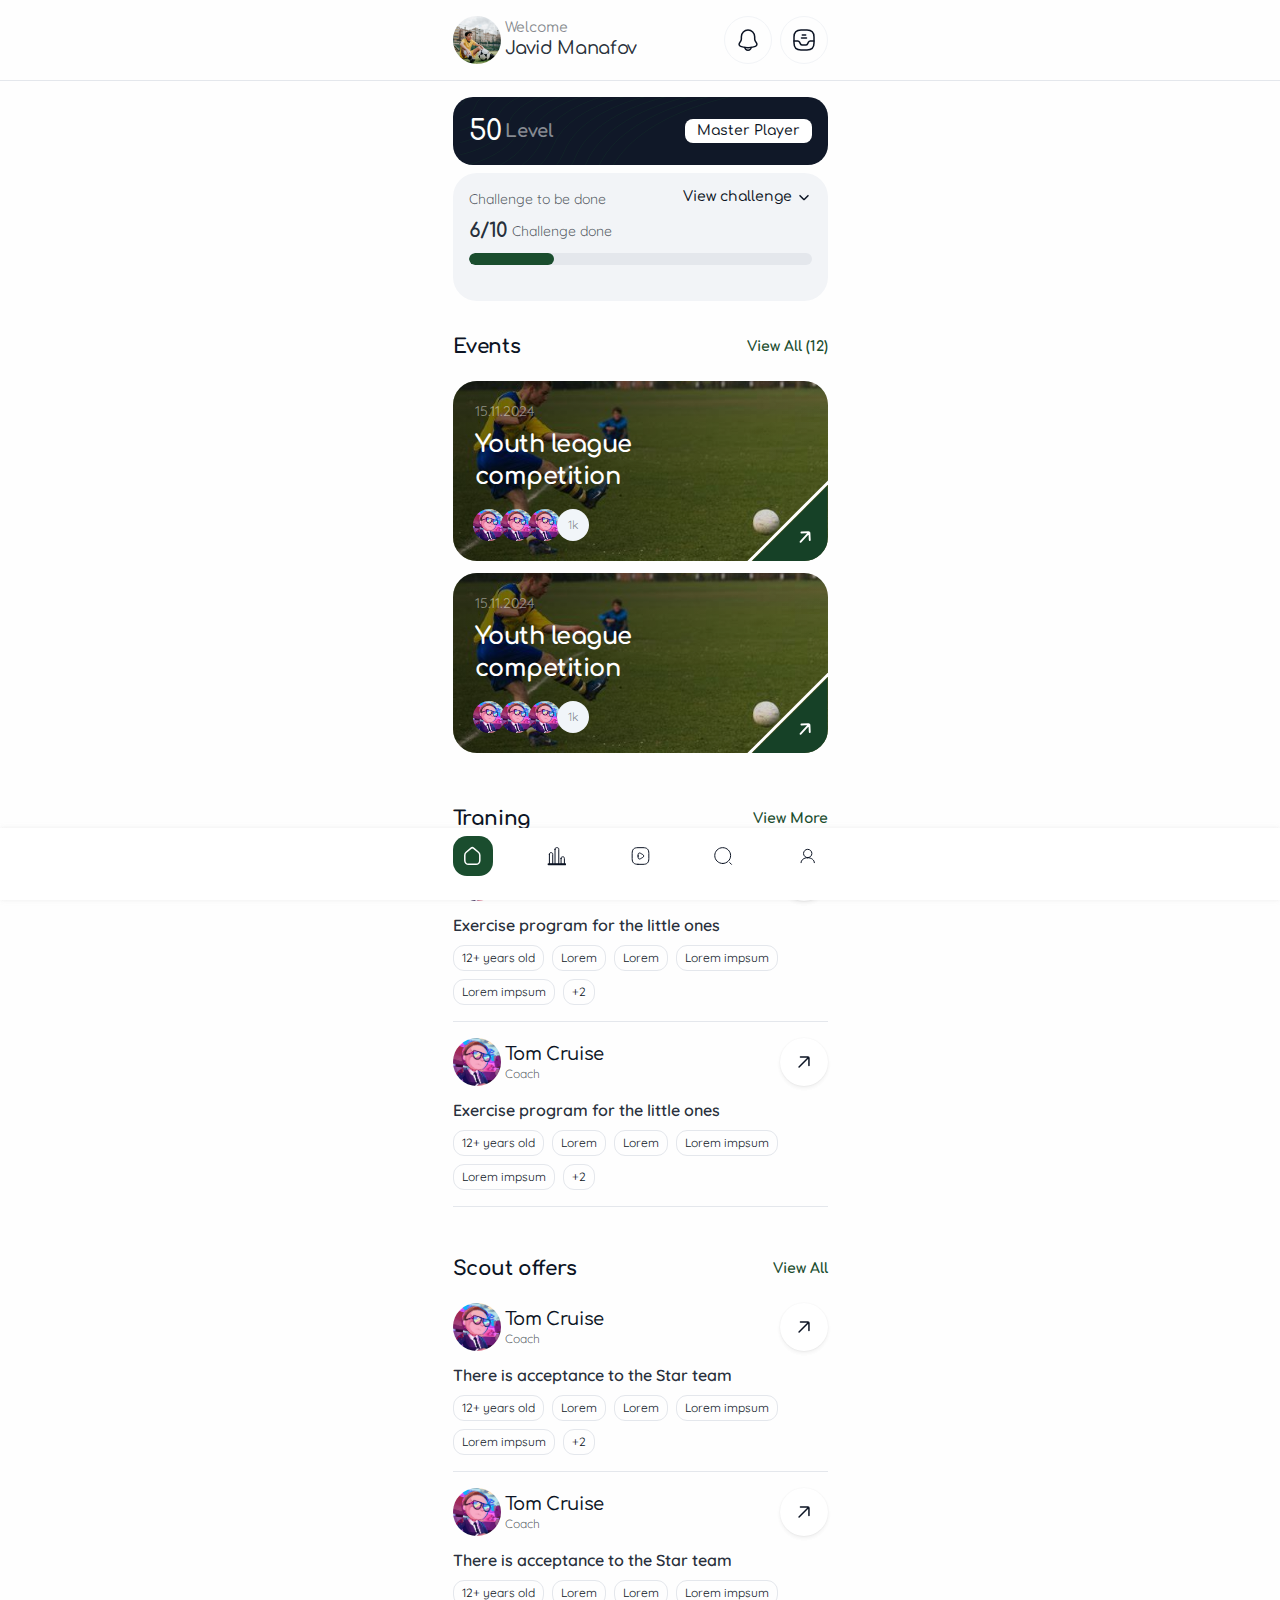
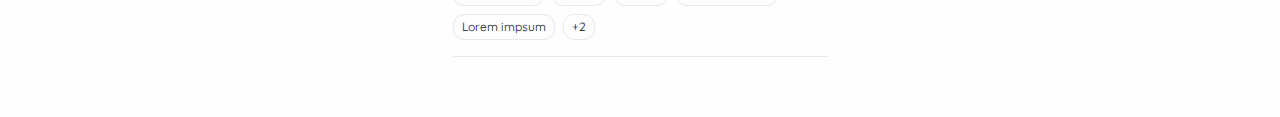
<file: index.html>
<!DOCTYPE html>
<html lang="en">

<head>
    <meta charset="UTF-8">
    <meta name="viewport" content="width=device-width, initial-scale=1.0">
    <link rel="stylesheet" href="./assets/styles/fonts.css" />
    <link rel="stylesheet" href="./assets/styles/reset.css" />
    <link rel="stylesheet" href="./assets/styles/variables.css" />
    <link rel="stylesheet" href="./assets/styles/home.css" />
    <title>Home</title>
</head>

<body>
    <header>
        <div class="header_wrapper">
            <figure>
                <div class="user_img_container">
                    <img src="./assets/images/user.jpg" alt="user" loading="lazy" />
                </div>
                <div class="user_info_container">
                    <span>Welcome</span>
                    <figcaption>Javid Manafov</figcaption>
                </div>
            </figure>
            <div class="header_btns_container">
                <a href="notifications.html" class="notification_btn">
                    <img src="./assets/images/notification-bing.svg" alt="notification" />
                </a>
                <a href="message.html" class="direct_btn">
                    <img src="./assets/images/direct.svg" alt="direct" />
                </a>
            </div>
        </div>
    </header>
    <main>
        <section>
            <div class="player_level_container">
                <img src="./assets/images/shape.svg" alt="shape" />
                <div class="player_level_info">
                    <div class="level_count">
                        <span>50</span>
                        <span>Level</span>
                    </div>

                    <div class="which_level_info">
                        <span>Master Player</span>
                    </div>
                </div>
            </div>
            <div class="challenges_container">
                <div class="wrapper">
                    <div class="challenge_done_container">
                        <div class="wrapper">
                            <div class="wrapper_left">
                                <span class="challenge_done_info_text">Challenge to be done</span>
                                <div class="dones_info_container">
                                    <div class="dones_info">
                                        <span class="which_done_count">6</span>
                                        <span>/</span>
                                        <span class="total_done_count">10</span>
                                    </div>
                                    <span>Challenge done</span>
                                </div>
                            </div>
                            <div class="wrapper_right">
                                <button class="view_challenge_btn">
                                    <span>View challenge</span>
                                    <img src="./assets/images/down.svg" alt="down" />
                                </button>
                            </div>
                        </div>
                    </div>
                </div>
                <div class="progressbar_container">
                    <div class="successfull_progress"></div>
                </div>

                <ul class="challenge_list_container">
                    <li>
                        <img src="./assets/images/check_circle.svg" alt="check circle" />
                        <p>Lorem ipsum dolor amet, consectetur adipiscing elit</p>
                    </li>
                    <li>
                        <img src="./assets/images/check_circle.svg" alt="check circle" />
                        <p>Lorem ipsum dolor amet, consectetur adipiscing elit</p>
                    </li>
                    <li>
                        <img src="./assets/images/check_circle.svg" alt="check circle" />
                        <p>Lorem ipsum dolor amet, consectetur adipiscing elit</p>
                    </li>
                </ul>
            </div>
        </section>

        <section class="events">
            <div class="events_container">
                <div class="events_info">
                    <span>Events</span>
                    <a href="events.html">
                        View All (12)
                    </a>
                </div>
                <div class="events_wrapper">
                    <div class="card_container">
                        <img src="./assets/images/footballer.jpg" alt="footballer" loading="lazy" class="card_main_img">
                        <div class="card_overlay"></div>
                        <div class="card_container_wrapper">
                            <span>15.11.2024</span>
                            <p>Youth league competition</p>
                            <div class="avatars_container">
                                <button>
                                    <img src="./assets/images/avatar.jpg" alt="avatar" loading="lazy" />
                                </button>
                                <button>
                                    <img src="./assets/images/avatar.jpg" alt="avatar" loading="lazy" />
                                </button>
                                <button>
                                    <img src="./assets/images/avatar.jpg" alt="avatar" loading="lazy" />
                                </button>
                                <button>
                                    1k
                                </button>
                            </div>
                        </div>
                        <div class="line"></div>
                        <a href="event_detail.html">
                            <img src="./assets/images/up.svg" alt="up arrow" />
                        </a>
                    </div>
                    <div class="card_container">
                        <img src="./assets/images/footballer.jpg" alt="footballer" loading="lazy" class="card_main_img">
                        <div class="card_overlay"></div>
                        <div class="card_container_wrapper">
                            <span>15.11.2024</span>
                            <p>Youth league competition</p>
                            <div class="avatars_container">
                                <button>
                                    <img src="./assets/images/avatar.jpg" alt="avatar" loading="lazy" />
                                </button>
                                <button>
                                    <img src="./assets/images/avatar.jpg" alt="avatar" loading="lazy" />
                                </button>
                                <button>
                                    <img src="./assets/images/avatar.jpg" alt="avatar" loading="lazy" />
                                </button>
                                <button>
                                    1k
                                </button>
                            </div>
                        </div>
                        <div class="line"></div>
                        <a href="event_detail.html">
                            <img src="./assets/images/up.svg" alt="up arrow" />
                        </a>
                    </div>

                </div>
            </div>
        </section>

        <section class="traning_scout_section">
            <div class="traning_scout_wrapper">
                <div class="traning_scout_head">
                    <span>Traning</span>
                    <a href="tranings.html">View More</a>
                </div>

                <div class="traning_scout_container">
                    <div class="traning_scout_card">
                        <div class="card_head">
                            <figure>
                                <div class="user_img">
                                    <img src="./assets/images/avatar.jpg" alt="user" loading="lazy" />
                                </div>
                                <div class="user_info">
                                    <span>Tom Cruise</span>
                                    <figcaption>
                                        Coach
                                    </figcaption>
                                </div>
                            </figure>
                            <a href="traning_detail.html" class="traning_scout_link">
                                <img src="./assets/images/up_black.svg" alt="up" />
                            </a>
                        </div>

                        <div class="card_body">
                            <span class="exercise-title">Exercise program for the little ones</span>
                            <div class="tags">
                                <div class="tag">12+ years old</div>
                                <div class="tag">Lorem</div>
                                <div class="tag">Lorem</div>
                                <div class="tag">Lorem impsum</div>
                                <div class="tag">Lorem impsum</div>
                                <div class="tag">+2</div>
                            </div>
                        </div>
                    </div>
                    <div class="traning_scout_card">
                        <div class="card_head">
                            <figure>
                                <div class="user_img">
                                    <img src="./assets/images/avatar.jpg" alt="user" loading="lazy" />
                                </div>
                                <div class="user_info">
                                    <span>Tom Cruise</span>
                                    <figcaption>
                                        Coach
                                    </figcaption>
                                </div>
                            </figure>
                            <a href="traning_detail.html" class="traning_scout_link">
                                <img src="./assets/images/up_black.svg" alt="up" />
                            </a>
                        </div>

                        <div class="card_body">
                            <span class="exercise-title">Exercise program for the little ones</span>
                            <div class="tags">
                                <div class="tag">12+ years old</div>
                                <div class="tag">Lorem</div>
                                <div class="tag">Lorem</div>
                                <div class="tag">Lorem impsum</div>
                                <div class="tag">Lorem impsum</div>
                                <div class="tag">+2</div>
                            </div>
                        </div>
                    </div>
                </div>
            </div>
        </section>

        <section class="traning_scout_section">
            <div class="traning_scout_wrapper">
                <div class="traning_scout_head">
                    <span>Scout offers</span>
                    <a href="tranings.html">View All</a>
                </div>

                <div class="traning_scout_container">
                    <div class="traning_scout_card">
                        <div class="card_head">
                            <figure>
                                <div class="user_img">
                                    <img src="./assets/images/avatar.jpg" alt="user" loading="lazy" />
                                </div>
                                <div class="user_info">
                                    <span>Tom Cruise</span>
                                    <figcaption>
                                        Coach
                                    </figcaption>
                                </div>
                            </figure>
                            <a href="traning_detail.html" class="traning_scout_link">
                                <img src="./assets/images/up_black.svg" alt="up" />
                            </a>
                        </div>

                        <div class="card_body">
                            <span class="exercise-title">There is acceptance to the Star team</span>
                            <div class="tags">
                                <div class="tag">12+ years old</div>
                                <div class="tag">Lorem</div>
                                <div class="tag">Lorem</div>
                                <div class="tag">Lorem impsum</div>
                                <div class="tag">Lorem impsum</div>
                                <div class="tag">+2</div>
                            </div>
                        </div>
                    </div>
                    <div class="traning_scout_card">
                        <div class="card_head">
                            <figure>
                                <div class="user_img">
                                    <img src="./assets/images/avatar.jpg" alt="user" loading="lazy" />
                                </div>
                                <div class="user_info">
                                    <span>Tom Cruise</span>
                                    <figcaption>
                                        Coach
                                    </figcaption>
                                </div>
                            </figure>
                            <a href="traning_detail.html" class="traning_scout_link">
                                <img src="./assets/images/up_black.svg" alt="up" />
                            </a>
                        </div>

                        <div class="card_body">
                            <span class="exercise-title">There is acceptance to the Star team</span>
                            <div class="tags">
                                <div class="tag">12+ years old</div>
                                <div class="tag">Lorem</div>
                                <div class="tag">Lorem</div>
                                <div class="tag">Lorem impsum</div>
                                <div class="tag">Lorem impsum</div>
                                <div class="tag">+2</div>
                            </div>
                        </div>
                    </div>
                </div>
            </div>
        </section>
    </main>

    <div class="navbar_container">
        <nav>
            <a href="#" class="active_link">
                <img src="./assets/images/home.svg" alt="home" />
            </a>
            <a href="#">
                <img src="./assets/images/chart.svg" alt="chart" />
            </a>
            <a href="#">
                <img src="./assets/images/video-square.svg" alt="video-square" />
            </a>
            <a href="#">
                <img src="./assets/images/search.svg" alt="search" />
            </a>
            <a href="#">
                <img src="./assets/images/user.svg" alt="user" />
            </a>
        </nav>
    </div>
    <script src="./assets/js/home.js"></script>
</body>

</html>
</file>
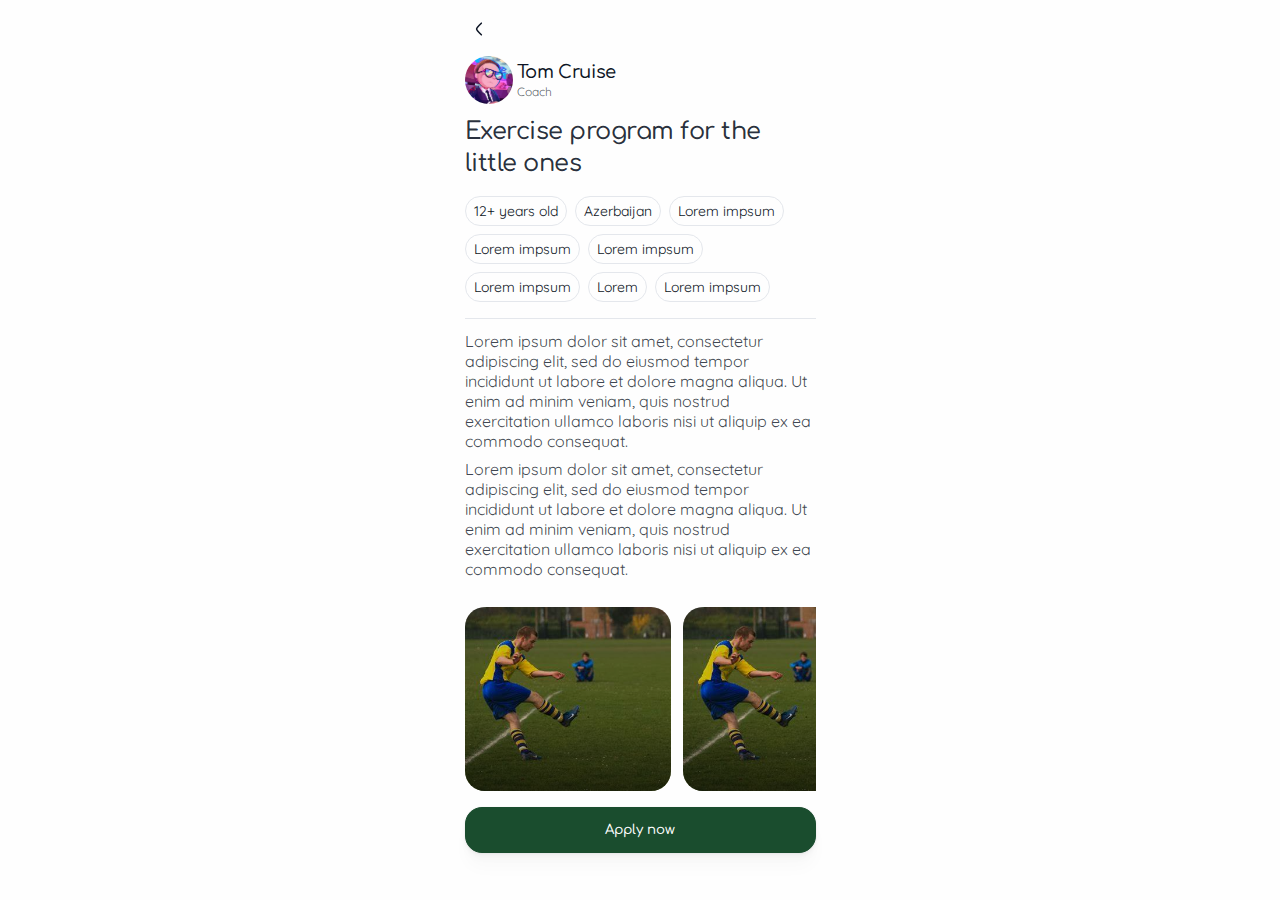
<file: announcement.html>
<!DOCTYPE html>
<html lang="en">

<head>
    <meta charset="UTF-8">
    <meta name="viewport" content="width=device-width, initial-scale=1.0">
    <link rel="stylesheet" href="./assets/styles/fonts.css" />
    <link rel="stylesheet" href="./assets/styles/reset.css" />
    <link rel="stylesheet" href="./assets/styles/variables.css" />
    <link rel="stylesheet" href="./assets/styles/style.css" />
    <link rel="stylesheet" href="./assets/styles/traning_detail.css" />
    <title>Announcement</title>
</head>

<body>
    <div class="traning_detail_container max-width-375">
        <div class="wrapper">
            <div class="header ">
                <button class="back_to">
                    <img src="./assets/images/left_arrow.svg" alt="left arrow" />
                </button>
            </div>

            <div class="traning_scout_container">
                <div class="traning_scout_card">
                    <div class="card_head">
                        <figure>
                            <div class="user_img">
                                <img src="./assets/images/avatar.jpg" alt="user" loading="lazy" />
                            </div>
                            <div class="user_info">
                                <span>Tom Cruise</span>
                                <figcaption>
                                    Coach
                                </figcaption>
                            </div>
                        </figure>
                    </div>

                    <div class="card_body">
                        <span class="exercise-title">Exercise program for the little ones</span>
                        <div class="tags">
                            <div class="tag">12+ years old</div>
                            <div class="tag">Azerbaijan</div>
                            <div class="tag">Lorem impsum</div>
                            <div class="tag">Lorem impsum</div>
                            <div class="tag">Lorem impsum</div>
                            <div class="tag">Lorem impsum</div>
                            <div class="tag">Lorem</div>
                            <div class="tag">Lorem impsum</div>
                        </div>
                    </div>
                </div>

            </div>

            <div class="about_text">
                <p>Lorem ipsum dolor sit amet, consectetur adipiscing elit, sed do eiusmod tempor
                    incididunt ut labore et dolore magna aliqua. Ut enim ad minim veniam, quis nostrud
                    exercitation ullamco laboris nisi ut aliquip ex ea commodo consequat. </p>
                <p>Lorem ipsum dolor sit amet, consectetur adipiscing elit, sed do eiusmod tempor
                    incididunt ut labore et dolore magna aliqua. Ut enim ad minim veniam, quis nostrud
                    exercitation ullamco laboris nisi ut aliquip ex ea commodo consequat. </p>
            </div>

            <div class="tranings_slider">
                <div class="traning_slider_wrapper">
                    <a href="#" class="traning_slide">
                        <div class="overlay"></div>
                        <img src="./assets/images/footballer.jpg" alt="footballer" loading="lazy" />
                    </a>
                    <a href="#" class="traning_slide">
                        <div class="overlay"></div>
                        <img src="./assets/images/footballer.jpg" alt="footballer" loading="lazy" />
                    </a>
                    <a href="#" class="traning_slide">
                        <div class="overlay"></div>
                        <img src="./assets/images/footballer.jpg" alt="footballer" loading="lazy" />
                    </a>
                </div>
            </div>

            <div class="apply_now">
                <button class="apply_now_btn">
                    Apply now
                </button>
            </div>

        </div>
    </div>
    <script src="./assets/js/main.js"></script>
</body>

</html>
</file>
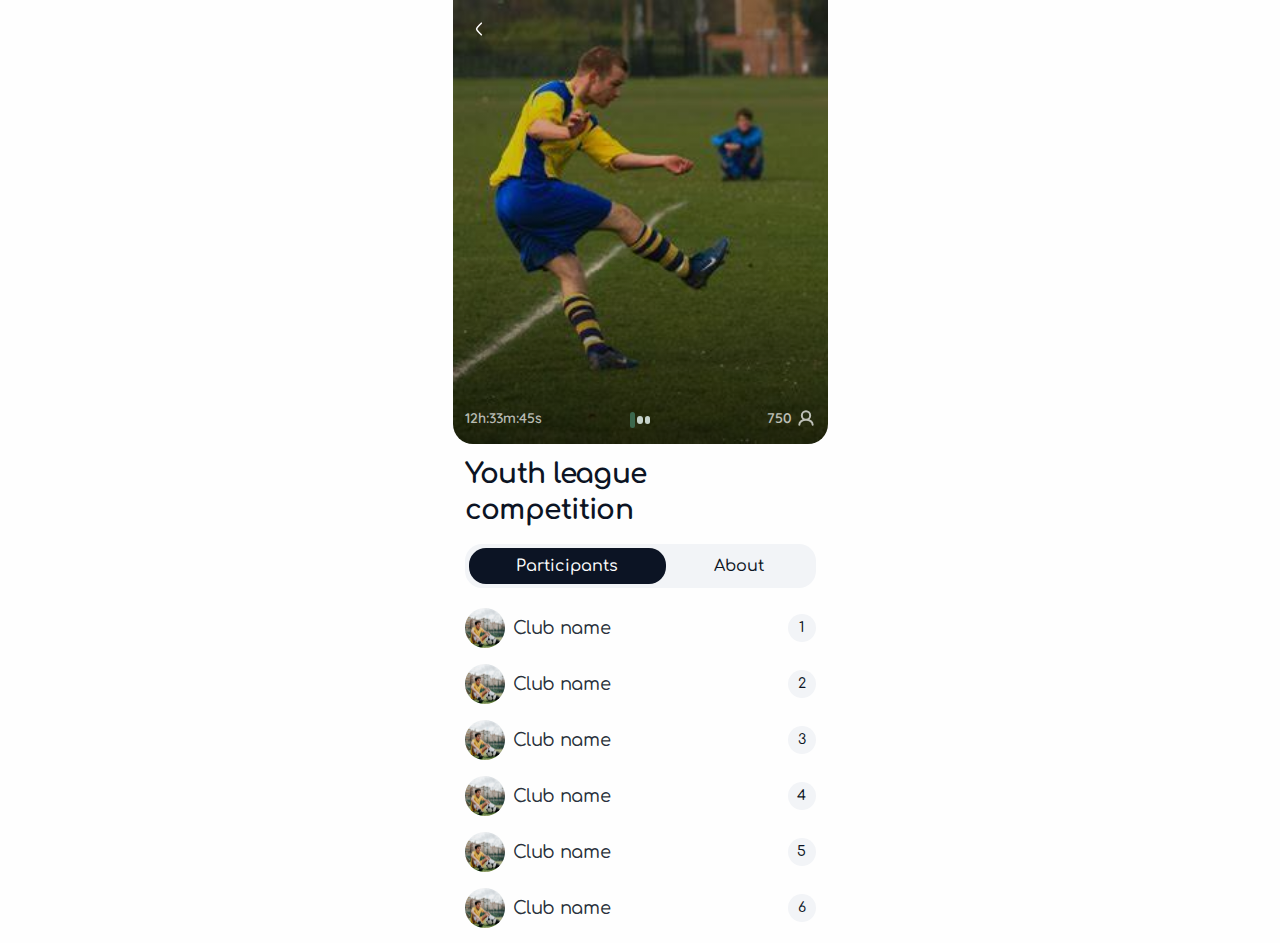
<file: event_detail.html>
<!DOCTYPE html>
<html lang="en">

<head>
    <meta charset="UTF-8">
    <meta name="viewport" content="width=device-width, initial-scale=1.0">
    <link rel="stylesheet" href="./assets/styles/fonts.css" />
    <link rel="stylesheet" href="./assets/styles/reset.css" />
    <link rel="stylesheet" href="./assets/styles/variables.css" />
    <link rel="stylesheet" href="./assets/styles/style.css" />
    <link rel="stylesheet" href="./assets/styles/swiper-bundle.min.css" />
    <link rel="stylesheet" href="./assets/styles/swiper.css" />
    <link rel="stylesheet" href="./assets/styles/event_detail.css" />
    <title>Event Detail</title>
</head>

<body>

    <div class="event_container">
        <div class="wrapper">
            <div class="event_swiper swiper">
                <button class="back_to">
                    <img src="./assets/images/left_white.svg" alt="left arrow" />
                </button>
                <div class="swiper-wrapper">
                    <div class="swiper-slide">
                        <div class="swiper_overlay"></div>
                        <img class="event_img" src="./assets/images/footballer.jpg" alt="footballer" loading="lazy" />
                        <div class="event_info">
                            <div class="time_display">
                                <span>12h</span>
                                <span>:</span>
                                <span>33m</span>
                                <span>:</span>
                                <span>45s</span>
                            </div>

                            <div class="user-count">
                                <span>750</span>
                                <img src="./assets/images/user_white.svg" alt="user" />
                            </div>
                        </div>

                    </div>
                    <div class="swiper-slide">
                        <img class="event_img" src="./assets/images/footballer.jpg" alt="footballer" loading="lazy" />
                        <div class="swiper_overlay"></div>
                        <div class="event_info">
                            <div class="time_display">
                                <span>12h</span>
                                <span>:</span>
                                <span>33m</span>
                                <span>:</span>
                                <span>45s</span>
                            </div>

                            <div class="user-count">
                                <span>750</span>
                                <img src="./assets/images/user_white.svg" alt="user" />
                            </div>
                        </div>

                    </div>
                    <div class="swiper-slide">
                        <img class="event_img" src="./assets/images/footballer.jpg" alt="footballer" loading="lazy" />
                        <div class="swiper_overlay"></div>
                        <div class="event_info">
                            <div class="time_display">
                                <span>12h</span>
                                <span>:</span>
                                <span>33m</span>
                                <span>:</span>
                                <span>45s</span>
                            </div>

                            <div class="user-count">
                                <span>750</span>
                                <img src="./assets/images/user_white.svg" alt="user" />
                            </div>
                        </div>

                    </div>
                </div>
                <div class="swiper-pagination"></div>
            </div>

            <div class="competition_container">
                <h3>Youth league competition</h3>
                <div class="tabs_container">
                    <div class="tab_btns">
                        <button class="active_tab_btn">Participants</button>
                        <button>About</button>
                    </div>

                    <div class="tabs">
                        <div class="tab tab_participants active_tab">
                            <div class="tab_content">
                                <figure>
                                    <div class="user_img">
                                        <img src="./assets/images/user.jpg" alt="user" loading="lazy" />
                                    </div>
                                    <figcaption>Club name</figcaption>
                                </figure>
                                <div class="participants_index">1</div>
                            </div>
                            <div class="tab_content">
                                <figure>
                                    <div class="user_img">
                                        <img src="./assets/images/user.jpg" alt="user" loading="lazy" />
                                    </div>
                                    <figcaption>Club name</figcaption>
                                </figure>
                                <div class="participants_index">2</div>
                            </div>
                            <div class="tab_content">
                                <figure>
                                    <div class="user_img">
                                        <img src="./assets/images/user.jpg" alt="user" loading="lazy" />
                                    </div>
                                    <figcaption>Club name</figcaption>
                                </figure>
                                <div class="participants_index">3</div>
                            </div>
                            <div class="tab_content">
                                <figure>
                                    <div class="user_img">
                                        <img src="./assets/images/user.jpg" alt="user" loading="lazy" />
                                    </div>
                                    <figcaption>Club name</figcaption>
                                </figure>
                                <div class="participants_index">4</div>
                            </div>
                            <div class="tab_content">
                                <figure>
                                    <div class="user_img">
                                        <img src="./assets/images/user.jpg" alt="user" loading="lazy" />
                                    </div>
                                    <figcaption>Club name</figcaption>
                                </figure>
                                <div class="participants_index">5</div>
                            </div>
                            <div class="tab_content">
                                <figure>
                                    <div class="user_img">
                                        <img src="./assets/images/user.jpg" alt="user" loading="lazy" />
                                    </div>
                                    <figcaption>Club name</figcaption>
                                </figure>
                                <div class="participants_index">6</div>
                            </div>
                        </div>

                        <div class="tab tab_about">
                            <figure>
                                <div class="user_img">
                                    <img src="./assets/images/avatar.jpg" alt="avatar" loading="lazy" />
                                </div>
                                <figcaption>
                                    <span>Tom Cruise</span>
                                    <span>Coach</span>
                                </figcaption>
                            </figure>

                            <div class="about_text">
                                <div class="overlay_effect"></div>
                                <p>Lorem ipsum dolor sit amet, consectetur adipiscing elit, sed do eiusmod tempor
                                    incididunt ut labore et dolore magna aliqua. Ut enim ad minim veniam, quis nostrud
                                    exercitation ullamco laboris nisi ut aliquip ex ea commodo consequat. </p>
                                <p>Lorem ipsum dolor sit amet, consectetur adipiscing elit, sed do eiusmod tempor
                                    incididunt ut labore et dolore magna aliqua. Ut enim ad minim veniam, quis nostrud
                                    exercitation ullamco laboris nisi ut aliquip ex ea commodo consequat. </p>
                            </div>
                        </div>
                    </div>
                </div>
            </div>
        </div>
    </div>
    <script src="./assets/js/swiper-bundle.min.js"></script>
    <script src="./assets/js/swiper.js"></script>
    <script src="./assets/js/event_detail.js"></script>
    <script src="./assets/js/main.js"></script>

</body>

</html>
</file>
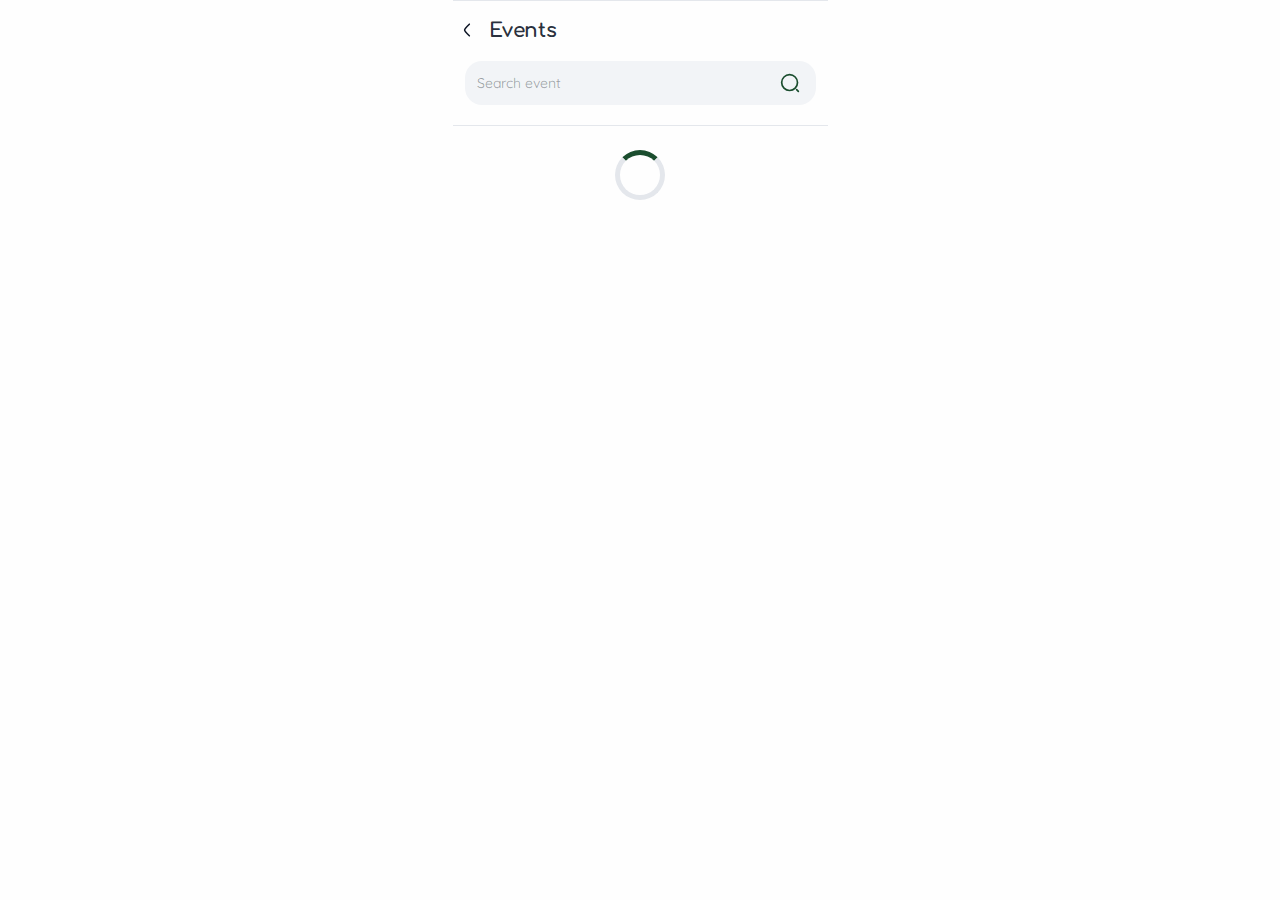
<file: events.html>
<!DOCTYPE html>
<html lang="en">

<head>
    <meta charset="UTF-8">
    <meta name="viewport" content="width=device-width, initial-scale=1.0">
    <link rel="stylesheet" href="./assets/styles/fonts.css" />
    <link rel="stylesheet" href="./assets/styles/reset.css" />
    <link rel="stylesheet" href="./assets/styles/variables.css" />
    <link rel="stylesheet" href="./assets/styles/style.css" />
    <link rel="stylesheet" href="./assets/styles/events.css" />
    <title>Events</title>
</head>

<body>
    <div class="events_container">
        <div class="wrapper">
            <div class="header max-width-375">
                <button class="back_to">
                    <img src="./assets/images/left_arrow.svg" alt="left arrow" />
                </button>
                <span>Events</span>
            </div>

            <div class="searchbox">
                <div class="seachbox_wrapper max-width-375">
                    <input id="search_input" type="text" placeholder="Search event" />
                    <button>
                        <img src="./assets/images/search-green.svg" alt="search" />
                    </button>
                </div>
            </div>

            <div class="events_container">
                <div class="events_wrapper">
                   
                </div>
            </div>
        </div>
    </div>
     
    <script src="./assets/js/events.js"></script>
    <script src="./assets/js/main.js"></script>
</body>

</html>
</file>
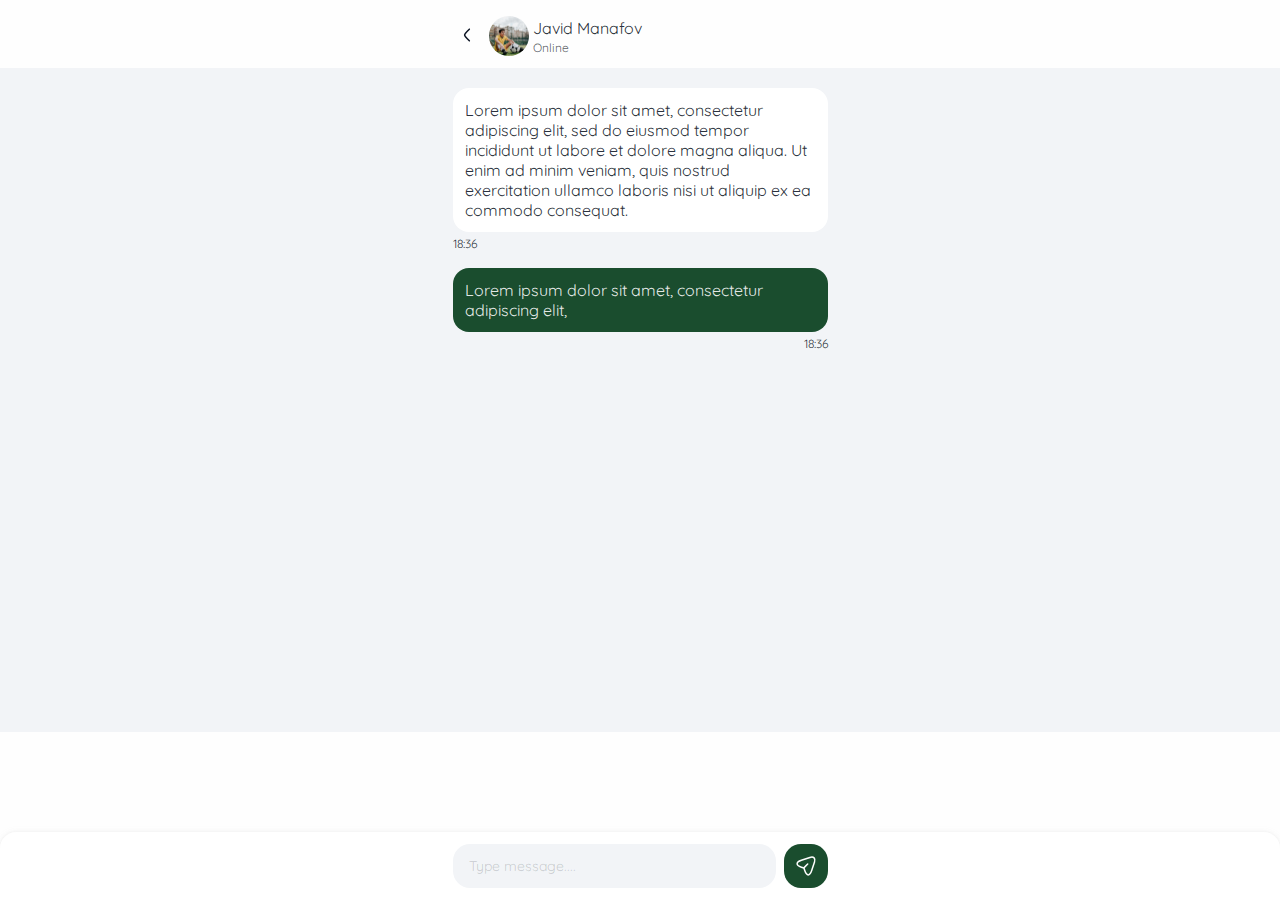
<file: message-write.html>
<!DOCTYPE html>
<html lang="en">

<head>
    <meta charset="UTF-8">
    <meta name="viewport" content="width=device-width, initial-scale=1.0">
    <link rel="stylesheet" href="./assets/styles/fonts.css" />
    <link rel="stylesheet" href="./assets/styles/reset.css" />
    <link rel="stylesheet" href="./assets/styles/variables.css" />
    <link rel="stylesheet" href="./assets/styles/style.css" />
    <link rel="stylesheet" href="./assets/styles/message-write.css" />
    <title>Message Write</title>
</head>

<body>
    <div class="chatbox_container">
        <div class="chatbox_container_wrapper">
            <div class="chat_head">
                <div class="wrapper max-width-375">
                    <button class="back_to">
                        <img src="./assets/images/left_arrow.svg" alt="left arrow" />
                    </button>
                    <figure>
                        <div class="user_img">
                            <img src='./assets/images/user.jpg' alt="user" loading="lazy" />
                        </div>
                        <figcaption>
                            <span>Javid Manafov</span>
                            <span class="online_status">Online</span>
                        </figcaption>
                    </figure>
                </div>

            </div>

            <div class="messages_boxes_container">
                <div id="messages_content" class="wrapper max-width-375">
                    <div class="message_box">
                        <div class="message">
                            <p>Lorem ipsum dolor sit amet, consectetur adipiscing elit, sed do eiusmod tempor incididunt
                                ut
                                labore et dolore magna aliqua. Ut enim ad minim veniam, quis nostrud exercitation
                                ullamco
                                laboris nisi ut aliquip ex ea commodo consequat.</p>
                        </div>
                        <span class="message_date">18:36</span>
                    </div>

                    <div class="message_box">
                        <div class="message your_message">
                            <p>Lorem ipsum dolor sit amet,
                                consectetur adipiscing elit, </p>
                        </div>
                        <span class="message_time text-right">18:36</span>
                    </div>
                </div>
            </div>
        </div>

        <div class="type_message_box">
            <div class="wrapper max-width-375">
                <input type="text" id="message_text" placeholder="Type message...." />
                <button class="send_btn">
                    <img src="./assets/images/send.svg" alt="send" />
                </button>
            </div>
        </div>
    </div>

    <script src="./assets/js/message-write.js"></script>
    <script src="./assets/js/main.js"></script>
</body>

</html>
</file>
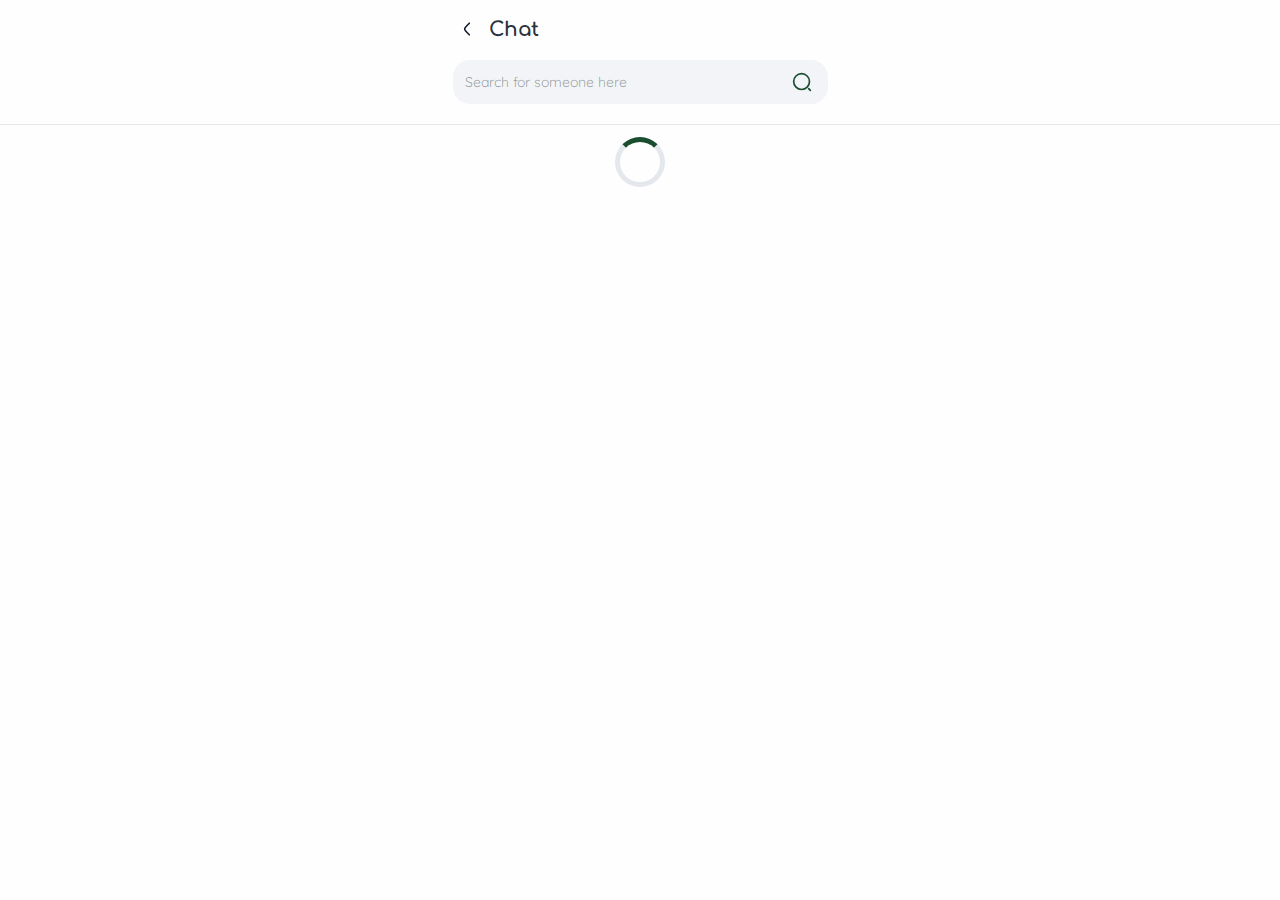
<file: message.html>
<!DOCTYPE html>
<html lang="en">

<head>
    <meta charset="UTF-8">
    <meta name="viewport" content="width=device-width, initial-scale=1.0">
    <link rel="stylesheet" href="./assets/styles/fonts.css" />
    <link rel="stylesheet" href="./assets/styles/reset.css" />
    <link rel="stylesheet" href="./assets/styles/variables.css" />
    <link rel="stylesheet" href="./assets/styles/style.css" />
    <link rel="stylesheet" href="./assets/styles/message.css" />
    <title>Message</title>
</head>

<body>
    <div class="chat_container">
        <div class="wrapper">
            <div class="header max-width-375">
                <button class="back_to">
                    <img src="./assets/images/left_arrow.svg" alt="left arrow" />
                </button>
                <span>Chat</span>
            </div>

            <div class="searchbox">
                <div class="seachbox_wrapper max-width-375">
                    <input id="search_input" type="text" placeholder="Search for someone here" />
                    <button>
                        <img src="./assets/images/search-green.svg" alt="search" />
                    </button>
                </div>
            </div>
            <div class="messages_container">
                <div class="wrapper max-width-375">

                </div>
            </div>
        </div>
    </div>

    <script src="./assets/js/message.js"></script>
    <script src="./assets/js/main.js"></script>
</body>

</html>
</file>
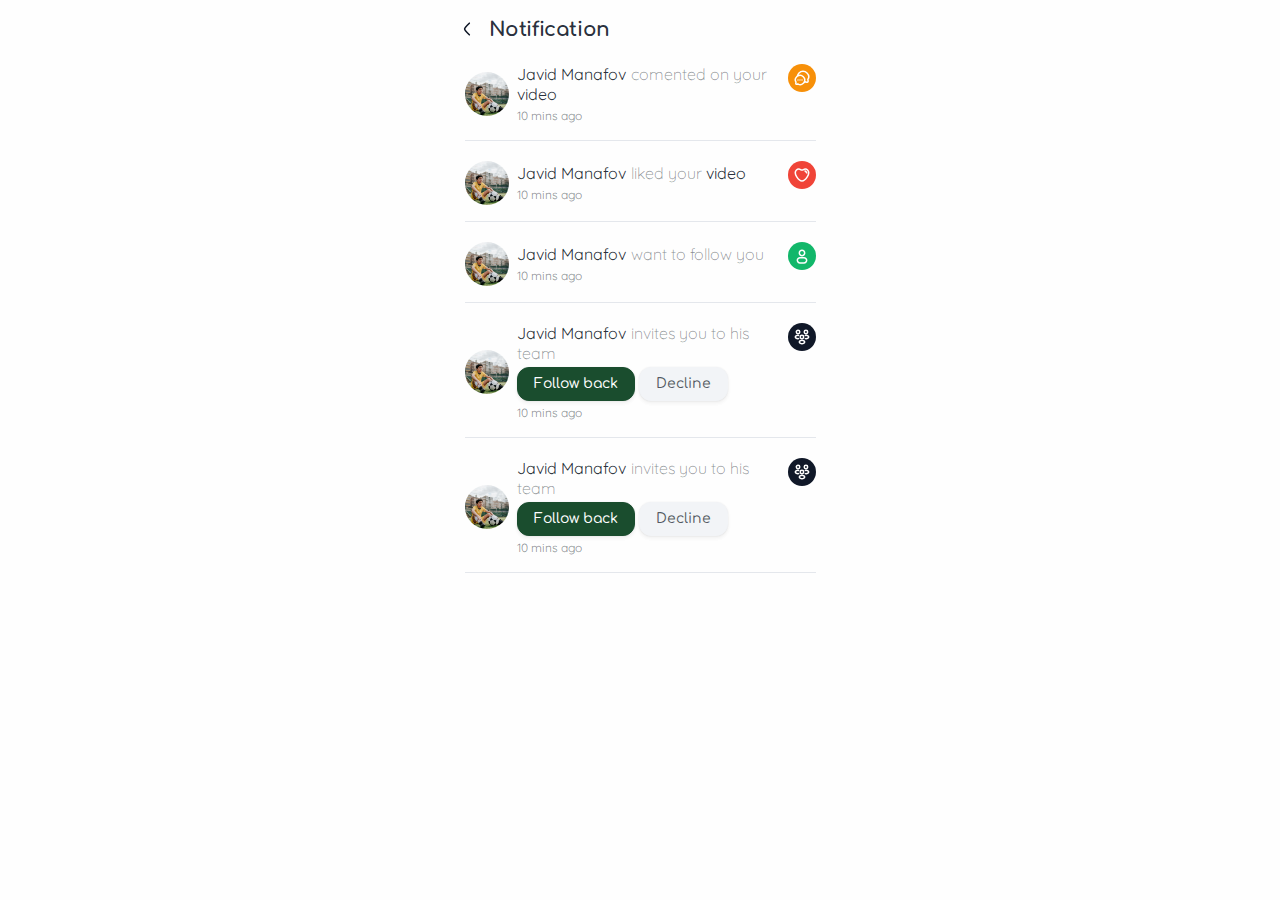
<file: notifications.html>
<!DOCTYPE html>
<html lang="en">

<head>
    <meta charset="UTF-8">
    <meta name="viewport" content="width=device-width, initial-scale=1.0">
    <link rel="stylesheet" href="./assets/styles/fonts.css" />
    <link rel="stylesheet" href="./assets/styles/reset.css" />
    <link rel="stylesheet" href="./assets/styles/style.css" />
    <link rel="stylesheet" href="./assets/styles/variables.css" />
    <link rel="stylesheet" href="./assets/styles/notifications.css" />
    <title>Notifications</title>
</head>

<body>
    <div class="notifications_container">
        <div class="wrapper">
            <div class="header max-width-375">
                <button class="back_to">
                    <img src="./assets/images/left_arrow.svg" alt="left arrow" />
                </button>
                <span>Notification</span>
            </div>
            <div class="notifications">
                <div class="wrapper max-width-375">
                    <div class="notification_box">
                        <figure>
                            <div class="user_img">
                                <img src="./assets/images/user.jpg" alt="user" loading="lazy" />
                            </div>
                            <div class="notification_info_time">
                                <div class="notification_info">
                                    <figcaption>
                                        <span class="user_fullname">Javid Manafov</span>
                                        <span>comented on your <strong>video</strong></span>
                                    </figcaption>

                                </div>

                                <span class="notification_time">
                                    10 mins ago
                                </span>
                            </div>
                        </figure>

                        <div class="notification_type message">
                            <img src="./assets/images/message.svg" alt="message" />
                        </div>
                    </div>

                    <div class="notification_box">
                        <figure>
                            <div class="user_img">
                                <img src="./assets/images/user.jpg" alt="user" loading="lazy" />
                            </div>
                            <div class="notification_info_time">
                                <div class="notification_info">
                                    <figcaption>
                                        <span class="user_fullname">Javid Manafov</span>
                                        <span>liked your <strong>video</strong></span>
                                    </figcaption>

                                </div>

                                <span class="notification_time">
                                    10 mins ago
                                </span>
                            </div>
                        </figure>

                        <div class="notification_type heart">
                            <img src="./assets/images/heart.svg" alt="heart" />
                        </div>
                    </div>

                    <div class="notification_box">
                        <figure>
                            <div class="user_img">
                                <img src="./assets/images/user.jpg" alt="user" loading="lazy" />
                            </div>
                            <div class="notification_info_time">
                                <div class="notification_info">
                                    <figcaption>
                                        <span class="user_fullname">Javid Manafov</span>
                                        <span>want to follow you</span>
                                    </figcaption>

                                </div>

                                <span class="notification_time">
                                    10 mins ago
                                </span>
                            </div>
                        </figure>

                        <div class="notification_type profile">
                            <img src="./assets/images/profile.svg" alt="profile" />
                        </div>
                    </div>

                    <div class="notification_box">
                        <figure>
                            <div class="user_img">
                                <img src="./assets/images/user.jpg" alt="user" loading="lazy" />
                            </div>
                            <div class="notification_info_time">
                                <div class="notification_info">
                                    <figcaption>
                                        <span class="user_fullname">Javid Manafov</span>
                                        <span class="user_fullname">invites you to his team</span>
                                    </figcaption>

                                </div>
                                <div class="notification_btns">
                                    <button>Follow back</button>
                                    <button>Decline</button>
                                </div>
                                <span class="notification_time">
                                    10 mins ago
                                </span>
                            </div>
                        </figure>

                        <div class="notification_type people">
                            <img src="./assets/images/people.svg" alt="people" />
                        </div>
                    </div>

                    <div class="notification_box">
                        <figure>
                            <div class="user_img">
                                <img src="./assets/images/user.jpg" alt="user" loading="lazy" />
                            </div>
                            <div class="notification_info_time">
                                <div class="notification_info">
                                    <figcaption>
                                        <span class="user_fullname">Javid Manafov</span>
                                        <span class="user_fullname">invites you to his team</span>
                                    </figcaption>

                                </div>
                                <div class="notification_btns">
                                    <button>Follow back</button>
                                    <button>Decline</button>
                                </div>
                                <span class="notification_time">
                                    10 mins ago
                                </span>
                            </div>
                        </figure>

                        <div class="notification_type people">
                            <img src="./assets/images/people.svg" alt="people" />
                        </div>
                    </div>
                </div>
            </div>
        </div>
    </div>
    <script src="./assets/js/main.js"></script>

</body>

</html>
</file>
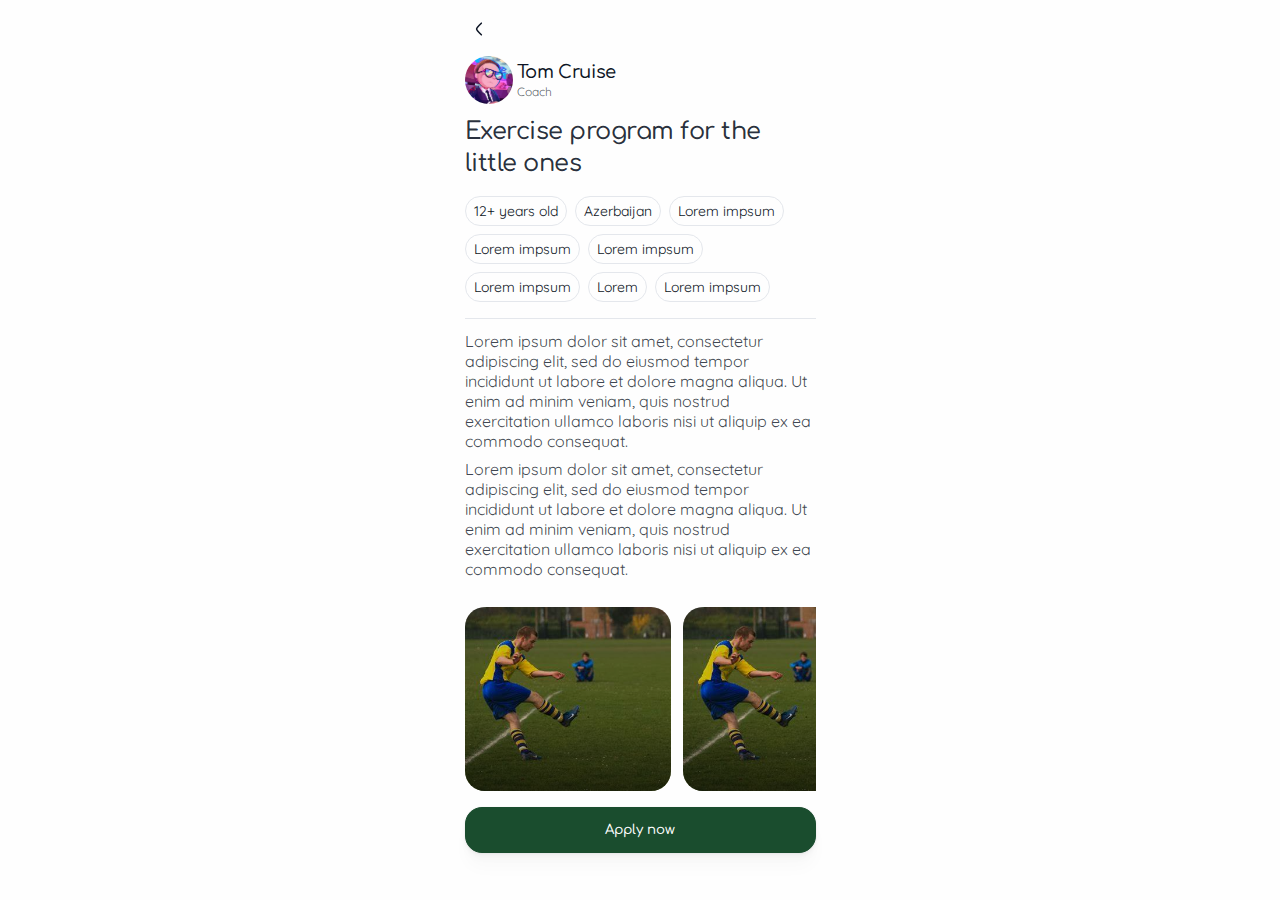
<file: traning_detail.html>
<!DOCTYPE html>
<html lang="en">

<head>
    <meta charset="UTF-8">
    <meta name="viewport" content="width=device-width, initial-scale=1.0">
    <link rel="stylesheet" href="./assets/styles/fonts.css" />
    <link rel="stylesheet" href="./assets/styles/reset.css" />
    <link rel="stylesheet" href="./assets/styles/variables.css" />
    <link rel="stylesheet" href="./assets/styles/style.css" />
    <link rel="stylesheet" href="./assets/styles/traning_detail.css" />
    <title>Traning Detail</title>
</head>

<body>
    <div class="traning_detail_container max-width-375">
        <div class="wrapper">
            <div class="header ">
                <button class="back_to">
                    <img src="./assets/images/left_arrow.svg" alt="left arrow" />
                </button>
            </div>

            <div class="traning_scout_container">
                <div class="traning_scout_card">
                    <div class="card_head">
                        <figure>
                            <div class="user_img">
                                <img src="./assets/images/avatar.jpg" alt="user" loading="lazy" />
                            </div>
                            <div class="user_info">
                                <span>Tom Cruise</span>
                                <figcaption>
                                    Coach
                                </figcaption>
                            </div>
                        </figure>
                    </div>

                    <div class="card_body">
                        <span class="exercise-title">Exercise program for the little ones</span>
                        <div class="tags">
                            <div class="tag">12+ years old</div>
                            <div class="tag">Azerbaijan</div>
                            <div class="tag">Lorem impsum</div>
                            <div class="tag">Lorem impsum</div>
                            <div class="tag">Lorem impsum</div>
                            <div class="tag">Lorem impsum</div>
                            <div class="tag">Lorem</div>
                            <div class="tag">Lorem impsum</div>
                        </div>
                    </div>
                </div>

            </div>

            <div class="about_text">
                <p>Lorem ipsum dolor sit amet, consectetur adipiscing elit, sed do eiusmod tempor
                    incididunt ut labore et dolore magna aliqua. Ut enim ad minim veniam, quis nostrud
                    exercitation ullamco laboris nisi ut aliquip ex ea commodo consequat. </p>
                <p>Lorem ipsum dolor sit amet, consectetur adipiscing elit, sed do eiusmod tempor
                    incididunt ut labore et dolore magna aliqua. Ut enim ad minim veniam, quis nostrud
                    exercitation ullamco laboris nisi ut aliquip ex ea commodo consequat. </p>
            </div>

            <div class="tranings_slider">
                <div class="traning_slider_wrapper">
                    <a href="#" class="traning_slide">
                        <div class="overlay"></div>
                        <img src="./assets/images/footballer.jpg" alt="footballer" loading="lazy" />
                    </a>
                    <a href="#" class="traning_slide">
                        <div class="overlay"></div>
                        <img src="./assets/images/footballer.jpg" alt="footballer" loading="lazy" />
                    </a>
                    <a href="#" class="traning_slide">
                        <div class="overlay"></div>
                        <img src="./assets/images/footballer.jpg" alt="footballer" loading="lazy" />
                    </a>
                </div>
            </div>

            <div class="apply_now">
                <button class="apply_now_btn">
                    Apply now
                </button>
            </div>

        </div>
    </div>
    <script src="./assets/js/main.js"></script>
</body>

</html>
</file>
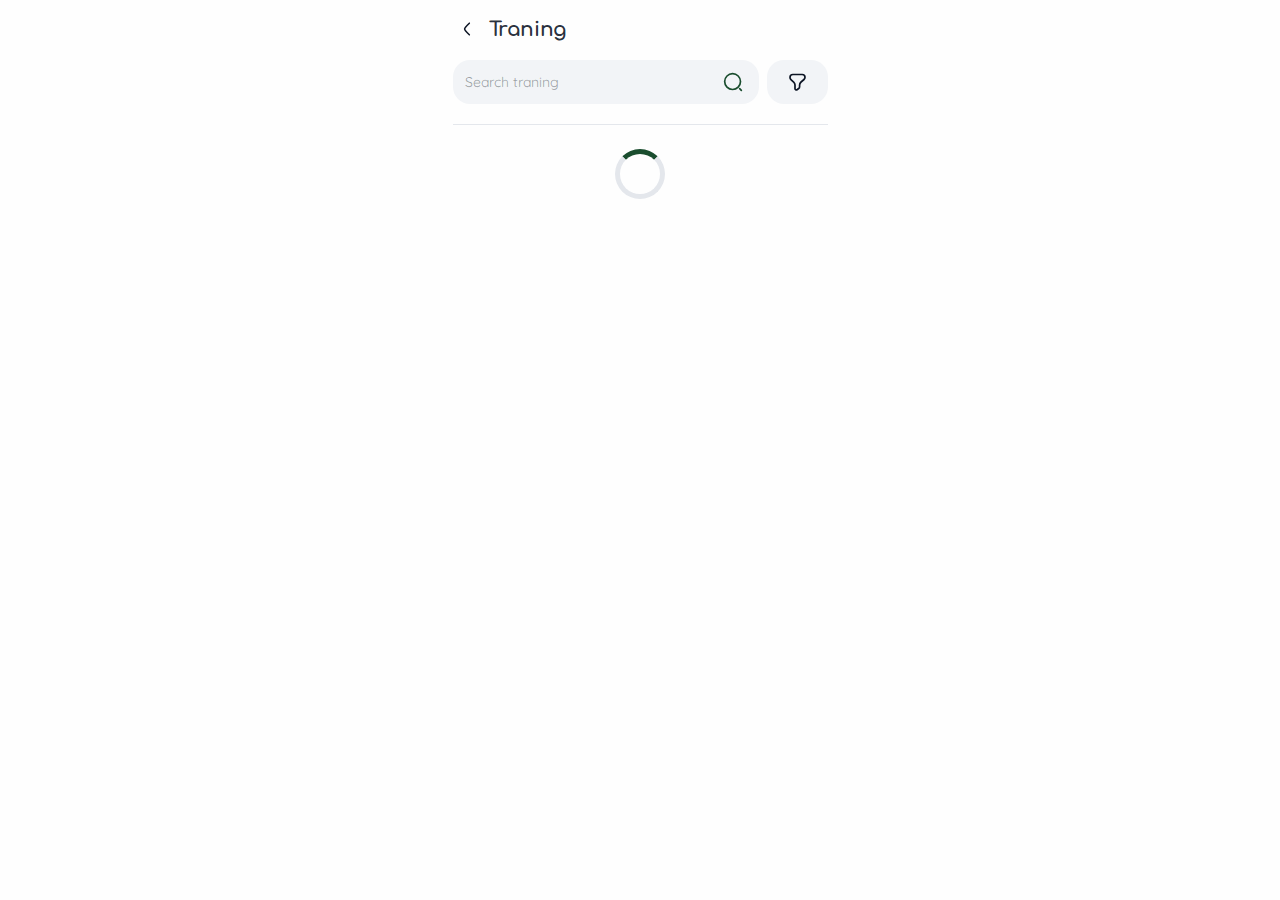
<file: tranings.html>
<!DOCTYPE html>
<html lang="en">

<head>
    <meta charset="UTF-8">
    <meta name="viewport" content="width=device-width, initial-scale=1.0">
    <link rel="stylesheet" href="./assets/styles/fonts.css" />
    <link rel="stylesheet" href="./assets/styles/reset.css" />
    <link rel="stylesheet" href="./assets/styles/variables.css" />
    <link rel="stylesheet" href="./assets/styles/style.css" />
    <link rel="stylesheet" href="./assets/styles/tranings.css" />
    <title>Tranings</title>
</head>

<body>
    <div class="tranings_container">
        <div class="wrapper">
            <div class="header max-width-375">
                <button class="back_to">
                    <img src="./assets/images/left_arrow.svg" alt="left arrow" />
                </button>
                <span>Traning</span>
            </div>

            <div class="searchbox">
                <div class="search_filter_container max-width-375">
                    <div class="seachbox_wrapper">
                        <input id="search_input" type="text" placeholder="Search traning" />
                        <button>
                            <img src="./assets/images/search-green.svg" alt="search" />
                        </button>
                    </div>

                    <button class="filter_btn">
                        <img src="./assets/images/filter.svg" alt="filter" />
                    </button>
                </div>
            </div>

            <div class="traning_scout_wrapper">
                <div class="traning_scout_container">
                   
                </div>
            </div>
        </div>
    </div>
    <script src="./assets/js/tranings.js"></script>
    <script src="./assets/js/main.js"></script>
</body>

</html>
</file>
<file: assets/styles/fonts.css>
@font-face {
    font-family: Comfortaa-Light;
    src: url('../fonts/Comfortaa-Light.ttf') format('truetype');
    font-weight: 300;
    font-style: normal;
}

@font-face {
    font-family: Comfortaa-Regular;
    src: url('../fonts/Comfortaa-Regular.ttf') format('truetype');
    font-weight: 400;
    font-style: normal;
}

@font-face {
    font-family: Comfortaa-Medium;
    src: url('../fonts/Comfortaa-Medium.ttf') format('truetype');
    font-weight: 500;
    font-style: normal;
}

@font-face {
    font-family: Comfortaa-SemiBold;
    src: url('../fonts/Comfortaa-SemiBold.ttf') format('truetype');
    font-weight: 600;
    font-style: normal;
}

@font-face {
    font-family: Comfortaa-Bold;
    src: url('../fonts/Comfortaa-Bold.ttf') format('truetype');
    font-weight: 700;
    font-style: normal;
}

@font-face {
    font-family: Quicksand-Light;
    src: url('../fonts/Quicksand-Light.ttf') format('truetype');
    font-weight: 300;
    font-style: normal;
}

@font-face {
    font-family: Quicksand-Regular;
    src: url('../fonts/Quicksand-Regular.ttf') format('truetype');
    font-weight: 400;
    font-style: normal;
}

@font-face {
    font-family: Quicksand-Medium;
    src: url('../fonts/Quicksand-Medium.ttf') format('truetype');
    font-weight: 500;
    font-style: normal;
}

@font-face {
    font-family: Quicksand-SemiBold;
    src: url('../fonts/Quicksand-SemiBold.ttf') format('truetype');
    font-weight: 600;
    font-style: normal;
}

@font-face {
    font-family: Quicksand-Bold;
    src: url('../fonts/Quicksand-Bold.ttf') format('truetype');
    font-weight: 700;
    font-style: normal;
}
</file>
<file: assets/styles/variables.css>
:root {
    --primary-green-500: #1A4D2E;
    --primary-green-600:#164127;
    --secondary-black: #0C1424;
    --secondary-black-20:#0c142433;
    --secondary-black-40:#0c142466;
    --secondary-black-50: #0c142480;
    --secondary-black-70: #0c1424b3;
    --secondary-black-80:#0c1424cc;
    --secondary-black-90: #0c1424e6;
    --secondary-white: #FEFEFE;
    --secondary-white-50:#FEFEFE80;
    --secondary-white-70:#fefefeb3;
    --secondary-white-90:#fefefee6;
    --bg-100: #F2F4F7;
    --bg-200: #E4E7EC;
    --bg-900: #101828;
    --warning-500: #F79009;
    --error-500: #F04438;
    --success-500: #12B76A;
    --muted: #f1f5f9;
    --primary-50: #C6D3CB;
    --primary-400: #3C684D
}
</file>
<file: assets/styles/home.css>
.rotate-180 {
    transform: rotate(180deg);
}

header {
    padding: 16px 12px;
    border-bottom: 1px solid var(--bg-200);
}

header .header_wrapper {
    display: flex;
    justify-content: space-between;
    align-items: center;
    max-width: 375px;
    margin: 0 auto;
}

.header_wrapper figure {
    display: flex;
    align-items: center;
    gap: 4px;
}

figure .user_img_container {
    width: 48px;
    height: 48px;
    border-radius: 50%;
}

figure .user_img_container img {
    width: 100%;
    height: 100%;
    object-fit: cover;
    border-radius: 50%;
}

figure .user_info_container {
    display: flex;
    flex-direction: column;
}

figure .user_info_container span {
    color: var(--secondary-black-50);
    font-feature-settings: 'liga' off;
    font-family: Comfortaa-Medium;
    line-height: 16px;
    font-size: 14px;
    font-weight: 500;
}

figure .user_info_container figcaption {
    color: var(--secondary-black-90);
    font-feature-settings: 'liga' off;
    font-family: Comfortaa-Medium;
    font-size: 18px;
    font-weight: 500;
    line-height: 24px;
    letter-spacing: -0.36px;
}

.header_btns_container {
    display: flex;
    gap: 8px;
}

.header_btns_container a {
    width: 48px;
    height: 48px;
    border-radius: 50%;
    border: 1px solid var(--bg-100);
    display: flex;
    align-items: center;
    justify-content: center;
    background: transparent;
}

.header_btns_container a img {
    width: 24px;
    height: 24px;
    object-fit: cover;
}

section:first-child {
    padding: 16px 12px 0 12px;
}

.player_level_container {
    max-width: 375px;
    margin: 0 auto;
    position: relative;
    border-radius: 20px;
    background-color: var(--bg-900);
    padding: 16px;
    overflow: hidden;
}

.player_level_container img {
    position: absolute;
    top: 0;
    left: -30px;
    width: 100%;
    height: 100%;
}

.player_level_container .player_level_info {
    display: flex;
    justify-content: space-between;
    align-items: center;
    position: relative;
}

.player_level_info .level_count {
    display: flex;
    gap: 4px;
    align-items: center;
}

.level_count span:first-child {
    color: var(--secondary-white);
    font-family: Comfortaa-Medium;
    font-size: 28px;
    font-weight: 500;
    line-height: 36px;
    letter-spacing: -0.56px;
}

.level_count span:last-child {
    font-family: Comfortaa-Bold;
    font-size: 18px;
    font-style: normal;
    font-weight: 700;
    line-height: 24px;
    letter-spacing: -0.36px;
    color: var(--secondary-white-50);
}

.which_level_info {
    display: flex;
    align-items: center;
    justify-content: center;
    padding: 4px 12px;
    border-radius: 8px;
    background-color: white;
}

.which_level_info span {
    color: var(--secondary-black);
    font-feature-settings: 'liga' off;
    font-family: Comfortaa-Medium;
    font-size: 14px;
    font-weight: 500;
    line-height: 16px;
}

.challenges_container {
    margin-top: 8px;
    border-radius: 24px;
    padding: 16px;
    background-color: var(--bg-100);
    max-width: 375px;
    margin: 8px auto 0 auto;
}

.challenge_done_container .wrapper {
    display: flex;
    justify-content: space-between;
    margin-bottom: 8px;
}

.challenge_done_container .wrapper .wrapper_left {
    display: flex;
    flex-direction: column;
    gap: 8px;
}

.challenge_done_container .wrapper .wrapper_left .challenge_done_info_text {
    color: var(--secondary-black-70);
    font-feature-settings: 'salt' on;
    font-family: Quicksand-Regular;
    font-size: 14px;
    font-weight: 400;
    line-height: 20px;
}

.challenge_done_container .wrapper .wrapper_left .dones_info_container {
    display: flex;
    align-items: center;
    gap: 4px;
}

.challenge_done_container .wrapper .wrapper_left .dones_info_container>span {
    color: var(--secondary-black-70);
    font-feature-settings: 'salt' on;
    font-family: Quicksand-Regular;
    font-size: 14px;
    font-weight: 400;
    line-height: 20px;
}

.challenge_done_container .wrapper .wrapper_left .dones_info_container .dones_info {
    display: flex;
    align-items: center;
}

.challenge_done_container .wrapper .wrapper_left .dones_info_container .dones_info span {
    color: var(--secondary-black-90);
    font-feature-settings: 'liga' off;
    font-family: Comfortaa-Bold;
    font-size: 20px;
    font-style: normal;
    font-weight: 700;
    line-height: 28px;
    letter-spacing: -0.4px;
}

.challenge_done_container .wrapper .wrapper_right button {
    display: flex;
    gap: 4px;
    align-items: center;
    background-color: transparent;
    border: none;
    user-select: none;
}

.challenge_done_container .wrapper .wrapper_right button span {
    color: var(--secondary-black);
    font-feature-settings: 'liga' off;
    font-family: Comfortaa-Medium;
    font-size: 14px;
    font-weight: 500;
    line-height: 16px;
}

.challenge_done_container .wrapper .wrapper_right button img {
    width: 16px;
    height: 16px;
    object-fit: cover;
    transition: 250ms all linear;
}

.challenge_list_container {
    display: flex;
    flex-direction: column;
    gap: 12px;
    margin-top: 20px;
    max-height: 0;
    overflow: hidden;
    transition: max-height 250ms linear;
}

.challenge_list_container.show {
    max-height: 500px;
}

.challenge_list_container li {
    display: flex;
    align-items: center;
    gap: 8px;
}

.challenge_list_container li img {
    width: 24px;
    height: 24px;
    object-fit: cover;
}

.challenge_list_container li p {
    color: var(--secondary-black-90);
    font-feature-settings: 'salt' on;
    font-family: Quicksand-Regular;
}

.challenges_container .progressbar_container {
    position: relative;
    width: 100%;
    border-radius: 6px;
    background-color: var(--bg-200);
    height: 12px;
    overflow: hidden;
}

.challenges_container .progressbar_container .successfull_progress {
    position: absolute;
    top: 0;
    left: 0;
    width: 25%;
    background-color: var(--primary-green-500);
    height: 100%;
    border-radius: 6px;
}

.events {
    padding: 32px 12px 36px 12px;
}

.events_container {
    display: flex;
    flex-direction: column;
    gap: 20px;
    max-width: 375px;
    margin: 0 auto;
}

.events_container .events_info {
    display: flex;
    justify-content: space-between;
    align-items: center;
}

.events_container .events_info span {
    color: var(--secondary-black);
    font-feature-settings: 'liga' off;
    font-family: Comfortaa-Bold;
    font-size: 20px;
    font-weight: 700;
    line-height: 28px;
    letter-spacing: -0.4px;
}

.events_container .events_info a {
    color: var(--primary-green-500);
    font-family: Comfortaa-Bold;
    font-size: 14px;
    font-weight: 700;
    line-height: 16px;
}

.events .events_wrapper {
    display: flex;
    flex-direction: column;
    gap: 12px;
}

.card_container {
    border-radius: 24px;
    position: relative;
    overflow: hidden;
    height: 180px;
    max-width: 100%;

}

.card_overlay {
    position: absolute;
    top: 0;
    left: 0;
    width: 100%;
    height: 100%;
    background: linear-gradient(284deg, rgba(0, 0, 0, 0.00) 4.48%, rgba(0, 0, 0, 0.50) 86.9%),
        linear-gradient(0deg, rgba(0, 0, 0, 0.10) 0%, rgba(0, 0, 0, 0.10) 100%);
}

.card_container_wrapper {
    display: flex;
    flex-direction: column;
    position: relative;
    margin: 20px 0 20px 22px;
}

.card_container .card_main_img {
    position: absolute;
    top: 0;
    left: 0;
    object-fit: cover;
    width: 100%;
    height: 100%;
}

.card_container_wrapper p {
    margin-top: 8px;
    font-size: 24px;
    font-weight: 700;
    line-height: 32px;
    letter-spacing: -0.48px;
    color: var(--secondary-white);
    font-family: Comfortaa-Bold;
    max-width: 242px;
}

.card_container_wrapper span {
    color: var(--secondary-white-70);
    font-feature-settings: 'salt' on;
    font-family: Quicksand-Regular;
    font-size: 14px;
    line-height: 20px;
    opacity: 0.7;
}

.avatars_container {
    display: flex;
    margin-top: 16px;
}

.avatars_container button {
    width: 32px;
    height: 32px;
    border-radius: 50%;
    border: none;
    outline: none;
    overflow: hidden;
    margin: 0 -2px;
}

.avatars_container button:last-child {
    background-color: var(--muted);
    display: flex;
    align-items: center;
    justify-content: center;
    font-feature-settings: 'salt' on;
    font-family: Quicksand-Regular;
    font-size: 12px;
    line-height: 16px;
    color: var(--secondary-black-50);
}

.avatars_container button img {
    width: 100%;
    height: 100%;
    object-fit: cover;
}

.card_container .line {
    position: absolute;
    width: 3px;
    height: 100%;
    background: #fff;
    right: 50px;
    bottom: -35%;
    transform: rotate(45deg);
}

.card_container a {
    width: 75px;
    height: 75px;
    background: var(--primary-green-600);
    position: absolute;
    right: 0;
    bottom: 0;
    display: flex;
    align-items: end;
    justify-content: flex-end;
    clip-path: polygon(100% 0, 0% 100%, 100% 100%);
    border: none;
    outline: none;
    padding: 0 6.1px 8.1px 0;
}

.card_container a img {
    width: 32px;
    height: 32px;
    object-fit: cover;
}

.traning_scout_section {
    padding: 16px 12px 32px 12px;
}

.traning_scout_section:last-child {
    padding-bottom: 60px;
}

.traning_scout_section .traning_scout_wrapper {
    max-width: 375px;
    margin: 0 auto;
    display: flex;
    flex-direction: column;
    gap: 20px;
}

.traning_scout_wrapper .traning_scout_head {
    display: flex;
    justify-content: space-between;
    align-items: center;
}

.traning_scout_head span {
    color: var(--secondary-black);
    font-feature-settings: 'liga' off;
    font-family: Comfortaa-Bold;
    font-size: 20px;
    font-weight: 700;
    line-height: 28px;
    letter-spacing: -0.4px;
}

.traning_scout_head a {
    color: var(--primary-green-500);
    font-family: Comfortaa-Bold;
    font-size: 14px;
    font-weight: 700;
    line-height: 16px;
}

.traning_scout_wrapper .traning_scout_container {
    display: flex;
    flex-direction: column;
    gap: 16px;
}

.traning_scout_card {
    display: flex;
    flex-direction: column;
    gap: 12px;
    border-bottom: 1px solid var(--bg-200);
    padding-bottom: 16px;
}

.traning_scout_card .card_head {
    display: flex;
    justify-content: space-between;
    align-items: center;
}

.traning_scout_card .card_head figure {
    display: flex;
    align-items: center;
    gap: 4px;
}

.traning_scout_card .card_head figure .user_img {
    width: 48px;
    height: 48px;
    border-radius: 50%;
}

.traning_scout_card .card_head figure .user_img img {
    width: 100%;
    height: 100%;
    object-fit: cover;
    border-radius: 50%;
}

.traning_scout_card .card_head figure .user_info {
    display: flex;
    flex-direction: column;
}

.traning_scout_card .card_head figure .user_info span {
    color: var(--secondary-black);
    font-feature-settings: 'liga' off;
    font-family: Comfortaa-Medium;
    font-size: 18px;
    font-weight: 500;
    line-height: 24px;
    letter-spacing: -0.36px;
}

.traning_scout_card .card_head figure .user_info figcaption {
    font-feature-settings: 'salt' on;
    font-family: Quicksand-Regular;
    font-size: 12px;
    font-weight: 400;
    line-height: 16px;
    color: var(--secondary-black-70);
}

.traning_scout_link {
    width: 48px;
    height: 48px;
    border-radius: 50%;
    display: flex;
    align-items: center;
    justify-content: center;
    background-color: white;
    box-shadow: 0px 0px 2px 0px rgba(27, 29, 34, 0.05), 0px 1px 2px 0px rgba(27, 29, 34, 0.02), 0px 2px 4px 0px rgba(27, 29, 34, 0.04), 0px 3px 4px 0px rgba(27, 29, 34, 0.02);
}

.traning_scout_link img {
    width: 24px;
    height: 24px;
    object-fit: cover;
}

.traning_scout_container .card_body {
    display: flex;
    flex-direction: column;
    gap: 8px;
}

.traning_scout_container .card_body .exercise-title {
    color: var(--secondary-black-90);
    font-feature-settings: 'salt' on;
    font-family: Quicksand-SemiBold;
    font-size: 16px;
    font-weight: 600;
    line-height: 24px;
}

.traning_scout_container .card_body .tags {
    display: flex;
    align-items: center;
    flex-wrap: wrap;
    gap: 8px;
}

.traning_scout_container .card_body .tags .tag {
    border-radius: 11px;
    border: 1px solid var(--bg-200);
    display: flex;
    justify-content: center;
    align-items: center;
    padding: 4px 8px;
    color: var(--secondary-black);
    font-feature-settings: 'salt' on;
    font-family: Quicksand-Regular;
    font-size: 12px;
    font-weight: 400;
    line-height: 16px;
}

.navbar_container {
    position: fixed;
    bottom: 0;
    width: 100%;
    padding: 8px 12px 24px 12px;
    background-color: white;
    box-shadow: 0px 0px 10px 0px rgba(186, 186, 186, 0.00), 0px 0px 9px 0px rgba(186, 186, 186, 0.01), 0px 0px 8px 0px rgba(186, 186, 186, 0.05), 0px 0px 6px 0px rgba(186, 186, 186, 0.09), 0px 0px 3px 0px rgba(186, 186, 186, 0.10);
}

.navbar_container nav {
    max-width: 375px;
    margin: 0 auto;
    display: flex;
    width: 100%;
    align-items: center;
    gap: 12px;
    justify-content: space-between;
}

.navbar_container nav .active_link {
    border-radius: 14px;
    background-color: var(--primary-green-500);
}

.navbar_container nav a {
    width: 40px;
    height: 40px;
    flex-shrink: 0;
    padding: 0 10.3px;
    display: flex;
    align-items: center;
}



.navbar_container nav a img {
    width: 20px;
    height: 20px;
    object-fit: cover;
}
</file>
<file: assets/styles/style.css>
.header {
    display: flex;
    align-items: center;
    gap: 8px;
    padding: 16px 0 12px 0;
}

.header button {
    width: 28px;
    height: 28px;
}

.header button img {
    width: 100%;
    height: 100%;
}

.header span {
    color: var(--secondary-black-90);
    font-feature-settings: 'liga' off;
    font-family: Comfortaa-Bold;
    font-size: 20px;
    font-weight: 700;
    line-height: 28px;
    letter-spacing: -0.4px;
}

.max-width-375 {
    max-width: 375px;
    margin: 0 auto;
    width: 100%;
}

.not_found_data_text {
    font-size: 24px;
    color: var(--secondary-black);
    font-weight: 700;
    font-family: Comfortaa-Bold;
}

.loader-container {
    display: flex;
    justify-content: center;
    align-items: center;
}

.loader {
    width: 50px;
    height: 50px;
    border: 5px solid var(--bg-200);
    border-top: 5px solid var(--primary-green-500);
    border-radius: 50%;
    animation: spin 1s linear infinite;
}

@keyframes spin {
    0% {
        transform: rotate(0deg);
    }

    100% {
        transform: rotate(360deg);
    }
}

.searchbox {
    margin-top: 4px;
    margin-bottom: 20px;
    padding: 0 12px;
}

.searchbox .seachbox_wrapper {
    position: relative;
    border-radius: 17px;
    background-color: var(--bg-100);
    padding: 12px 16px 12px 12px;
    display: flex;
    justify-content: flex-end;
    align-items: center;
}

.searchbox .seachbox_wrapper input {
    color: var(--secondary-black-90);
    position: absolute;
    top: 0;
    left: 0;
    width: 100%;
    height: 100%;
    background: transparent;
    border: none;
    padding-left: 12px;
    font-feature-settings: 'salt' on;
    font-family: Quicksand-Regular;
    font-size: 14px;
    line-height: 20px;
}

.searchbox .seachbox_wrapper input::placeholder {
    color: var(--secondary-black-40);
}

.searchbox .seachbox_wrapper button {
    width: 20px;
    height: 20px;
    position: relative;
    z-index: 2;
}
</file>
<file: assets/styles/traning_detail.css>
.traning_detail_container {
    padding: 0 12px;
}

.traning_scout_container {
    display: flex;
    flex-direction: column;
    gap: 16px;
}

.traning_scout_card {
    display: flex;
    flex-direction: column;
    gap: 12px;
    border-bottom: 1px solid var(--bg-200);
    padding-bottom: 16px;
}

.traning_scout_card .card_head {
    display: flex;
    justify-content: space-between;
    align-items: center;
}

.traning_scout_card .card_head figure {
    display: flex;
    align-items: center;
    gap: 4px;
}

.traning_scout_card .card_head figure .user_img {
    width: 48px;
    height: 48px;
    border-radius: 50%;
}

.traning_scout_card .card_head figure .user_img img {
    width: 100%;
    height: 100%;
    object-fit: cover;
    border-radius: 50%;
}

.traning_scout_card .card_head figure .user_info {
    display: flex;
    flex-direction: column;
}

.traning_scout_card .card_head figure .user_info span {
    color: var(--secondary-black);
    font-feature-settings: 'liga' off;
    font-family: Comfortaa-Medium;
    font-size: 18px;
    font-weight: 500;
    line-height: 24px;
    letter-spacing: -0.36px;
}

.traning_scout_card .card_head figure .user_info figcaption {
    font-feature-settings: 'salt' on;
    font-family: Quicksand-Regular;
    font-size: 12px;
    font-weight: 400;
    line-height: 16px;
    color: var(--secondary-black-70);
}

.traning_scout_link {
    width: 48px;
    height: 48px;
    border-radius: 50%;
    display: flex;
    align-items: center;
    justify-content: center;
    background-color: white;
    box-shadow: 0px 0px 2px 0px rgba(27, 29, 34, 0.05), 0px 1px 2px 0px rgba(27, 29, 34, 0.02), 0px 2px 4px 0px rgba(27, 29, 34, 0.04), 0px 3px 4px 0px rgba(27, 29, 34, 0.02);
}

.traning_scout_link img {
    width: 24px;
    height: 24px;
    object-fit: cover;
}

.traning_scout_container .card_body {
    display: flex;
    flex-direction: column;
    gap: 16px;
}

.traning_scout_container .card_body .exercise-title {
    color: var(--secondary-black-90);
    font-family: Comfortaa-Medium;
    font-size: 24px;
    font-weight: 500;
    line-height: 32px;
    letter-spacing: -0.48px;
}

.traning_scout_container .card_body .tags {
    display: flex;
    align-items: center;
    flex-wrap: wrap;
    gap: 8px;
}

.traning_scout_container .card_body .tags .tag {
    border-radius: 15px;
    border: 1px solid var(--bg-200);
    display: flex;
    justify-content: center;
    align-items: center;
    padding: 4px 8px;
    color: var(--secondary-black);
    font-feature-settings: 'salt' on;
    font-family: Quicksand-Regular;
    font-size: 14px;
    font-weight: 400;
    line-height: 20px;
}

.about_text {
    display: flex;
    flex-direction: column;
    gap: 8px;
    padding-top: 12px;
    position: relative;
}

.about_text p {
    font-feature-settings: 'salt' on;
    font-family: Quicksand-Regular;
    color: var(--secondary-black-80);
}

.tranings_slider {
    width: 100%;
    overflow: hidden;
    margin: 4px 0;
    padding-top: 24px;
    scroll-snap-type: x mandatory;
}

.traning_slider_wrapper {
    display: flex;
    align-items: center;
    gap: 12px;
    overflow-x: auto;
}

.traning_slider_wrapper .traning_slide {
    width: 206px;
    height: 184px;
    flex-shrink: 0;
    border-radius: 20px;
    position: relative;
}

.traning_slider_wrapper .traning_slide img {
    position: absolute;
    top: 0;
    left: 0;
    width: 100%;
    height: 100%;
    border-radius: 20px;
    object-fit: cover;
    object-position: left;
}

.traning_slider_wrapper .traning_slide .overlay {
    position: absolute;
    top: 0;
    left: 0;
    width: 100%;
    height: 100%;
    z-index: 1;
    border-radius: 20px;
    background: linear-gradient(180deg, rgba(0, 0, 0, 0.00) 58.13%, rgba(0, 0, 0, 0.54) 100%),
        linear-gradient(0deg, rgba(0, 0, 0, 0.20) 0%, rgba(0, 0, 0, 0.20) 100%);
}

.apply_now {
    width: 100%;
    padding: 12px 0;
}

.apply_now .apply_now_btn {
    padding: 12px 24px;
    text-align: center;
    box-shadow: 0px 0px 2px 0px rgba(27, 29, 34, 0.05), 0px 1px 2px 0px rgba(27, 29, 34, 0.02), 0px 2px 4px 0px rgba(27, 29, 34, 0.04), 0px 6px 8px 0px rgba(27, 29, 34, 0.02), 0px 16px 16px 0px rgba(27, 29, 34, 0.02);
    border-radius: 17px;
    border: 1px solid var(--primary-green-500);
    background-color: var(--primary-green-500);
    width: 100%;
    font-feature-settings: 'liga' off;
    font-family: Comfortaa-Medium;
    font-weight: 500;
    line-height: 20px;
    color: white;
}
</file>
<file: assets/styles/events.css>
.events_container {
    display: flex;
    flex-direction: column;
    gap: 20px;
    max-width: 375px;
    margin: 0 auto;
    border-top: 1px solid var(--bg-200);
}

.events_container .events_wrapper {
    display: flex;
    flex-direction: column;
    gap: 12px;
    padding: 24px 12px;
}

.card_container {
    border-radius: 24px;
    position: relative;
    overflow: hidden;
    height: 180px;
    max-width: 100%;

}

.card_overlay {
    position: absolute;
    top: 0;
    left: 0;
    width: 100%;
    height: 100%;
    background: linear-gradient(284deg, rgba(0, 0, 0, 0.00) 4.48%, rgba(0, 0, 0, 0.50) 86.9%),
        linear-gradient(0deg, rgba(0, 0, 0, 0.10) 0%, rgba(0, 0, 0, 0.10) 100%);
}

.card_container_wrapper {
    display: flex;
    flex-direction: column;
    position: relative;
    margin: 20px 0 20px 22px;
}

.card_container .card_main_img {
    position: absolute;
    top: 0;
    left: 0;
    object-fit: cover;
    width: 100%;
    height: 100%;
}

.card_container_wrapper p {
    margin-top: 8px;
    font-size: 24px;
    font-weight: 700;
    line-height: 32px;
    letter-spacing: -0.48px;
    color: var(--secondary-white);
    max-width: 242px;
    font-family: Comfortaa-Bold;
}

.card_container_wrapper span {
    font-size: 14px;
    line-height: 20px;
    color: var(--secondary-white-70);
    opacity: 0.7;
    font-family: QuickSand-Regular;
}

.avatars_container {
    display: flex;
    margin-top: 16px;
}

.avatars_container button {
    width: 32px;
    height: 32px;
    border-radius: 50%;
    border: none;
    outline: none;
    overflow: hidden;
    margin: 0 -2px;
}
.avatars_container button:last-child {
    background-color: var(--muted);
    display: flex;
    align-items: center;
    justify-content: center;
    font-feature-settings: 'salt' on;
    font-family: Quicksand-Regular;
    font-size: 12px;
    line-height: 16px;
    color: var(--secondary-black-50);
}

.avatars_container button img {
    width: 100%;
    height: 100%;
    object-fit: cover;
}

.card_container .line {
    position: absolute;
    width: 3px;
    height: 100%;
    background: white;
    right: 50px;
    bottom: -35%;
    transform: rotate(45deg);
}

.card_container a {
    width: 75px;
    height: 75px;
    background: var(--primary-green-600);
    position: absolute;
    right: 0;
    bottom: 0;
    display: flex;
    align-items: end;
    justify-content: flex-end;
    clip-path: polygon(100% 0, 0% 100%, 100% 100%);
    border: none;
    outline: none;
    padding: 0 6.1px 8.1px 0;
}

.card_container a img {
    width: 32px;
    height: 32px;
    object-fit: cover;
}
</file>
<file: assets/styles/message-write.css>
.chatbox_container .chatbox_container_wrapper {
    display: flex;
    flex-direction: column;
}

.chatbox_container_wrapper .chat_head {
    padding: 16px 12px 12px 12px;
    position: sticky;
    top: 0;
    background-color: var(--secondary-white);
    z-index: 9;
}

.chatbox_container_wrapper .chat_head .wrapper {
    display: flex;
    align-items: center;
    gap: 8px;
}

.chat_head .back_to {
    width: 28px;
    height: 28px;
}

.chat_head .back_to img {
    width: 100%;
    height: 100%;
}

.chat_head figure {
    display: flex;
    align-items: center;
    gap: 4px;
}

.chat_head figure .user_img {
    width: 40px;
    height: 40px;
    border-radius: 50%;
}

.chat_head figure .user_img img {
    width: 100%;
    height: 100%;
    object-fit: cover;
    border-radius: 50%;
}

.chat_head figure figcaption {
    display: flex;
    flex-direction: column;
}

.chat_head figure figcaption span:first-child {
    color: var(--secondary-black-90);
    font-feature-settings: 'salt' on;
    font-family: Quicksand-Regular;
    font-size: 16px;
    font-weight: 400;
    line-height: 24px;
}

.chat_head figure figcaption .online_status {
    color: var(--secondary-black-70);
    font-feature-settings: 'salt' on;
    font-family: Quicksand-Regular;
    font-size: 12px;
    font-weight: 400;
    line-height: 16px
}

.messages_boxes_container {
    background-color: var(--bg-100);
    max-height: 664px;
    height: 100vh;
    padding: 20px 12px 0 12px;
}

.messages_boxes_container .wrapper {
    display: flex;
    flex-direction: column;
    gap: 16px;
}

.wrapper .message_box {
    display: flex;
    flex-direction: column;
    gap: 4px;
}

.message_box .message {
    border-radius: 16px;
    background-color: white;
    padding: 12px;
    width: fit-content;
}

.message p {
    color: var(--secondary-black-90);
    font-feature-settings: 'salt' on;
    font-family: Quicksand-Regular;
}

.message_time {
    color: var(--secondary-black-90);
    font-feature-settings: 'salt' on;
    font-family: Quicksand-Regular;
    font-size: 12px;
    line-height: 16px;
}

.message.your_message {
    background-color: var(--primary-green-500);
}

.message.your_message p {
    color: var(--secondary-white-90);
}

.text-right {
    text-align: right;
}

.type_message_box {
    position: fixed;
    bottom: 0;
    width: 100%;
    padding: 12px;
    border-radius: 16px 16px 0px 0px;
    background-color: white;
    box-shadow: 0px 0px 10px 0px rgba(186, 186, 186, 0.00), 0px 0px 9px 0px rgba(186, 186, 186, 0.01), 0px 0px 8px 0px rgba(186, 186, 186, 0.05), 0px 0px 6px 0px rgba(186, 186, 186, 0.09), 0px 0px 3px 0px rgba(186, 186, 186, 0.10);
}

.type_message_box .wrapper {
    display: flex;
    align-items: center;
    gap: 8px;
}

.type_message_box .wrapper input {
    border-radius: 17px;
    background-color: var(--bg-100);
    padding: 12px 16px;
    font-feature-settings: 'salt' on;
    font-family: Quicksand-Regular;
    font-size: 14px;
    font-weight: 300;
    line-height: 20px;
    outline: none;
    border: none;
    flex-grow: 1;
    color: var(--secondary-black-90);
}

.type_message_box .wrapper input::placeholder {
    color: var(--secondary-black-20);
}

.type_message_box .wrapper .send_btn {
    width: 44px;
    height: 44px;
    display: flex;
    align-items: center;
    justify-content: center;
    border-radius: 17px;
    background-color: var(--primary-green-500);
}

.type_message_box .wrapper .send_btn img {
    width: 24px;
    height: 24px;
    object-fit: cover;
}

.align-self-end {
    align-self: flex-end;
}
</file>
<file: assets/styles/message.css>
.chat_container .wrapper {
    display: flex;
    flex-direction: column;
}

.searchbox {
    margin-top: 4px;
    margin-bottom: 20px;
    padding: 0 12px;
}

.searchbox .seachbox_wrapper {
    position: relative;
    border-radius: 17px;
    background-color: var(--bg-100);
    padding: 12px 16px 12px 12px;
    display: flex;
    justify-content: flex-end;
    align-items: center;
}

.searchbox .seachbox_wrapper input {
    position: absolute;
    top: 0;
    left: 0;
    width: 100%;
    height: 100%;
    background: transparent;
    border: none;
    padding-left: 12px;
    font-feature-settings: 'salt' on;
    font-family: Quicksand-Regular;
    font-size: 14px;
    font-weight: 400;
    line-height: 20px;
    color: var(--secondary-black-90);
}

.searchbox .seachbox_wrapper input::placeholder {
    color: var(--secondary-black-40);
}

.searchbox .seachbox_wrapper button {
    width: 20px;
    height: 20px;
    position: relative;
    z-index: 2;
}

.messages_container {
    border-top: 1px solid var(--bg-200);
    padding: 12px 12px 0 12px;
}

.messages_container .wrapper {
    display: flex;
    flex-direction: column;
    gap: 16px;
}

.messages_container .message_box {
    display: flex;
    justify-content: space-between;
    align-items: center;
}

.message_box figure {
    display: flex;
    align-items: center;
    gap: 4px;
}

.message_box figure .user_img {
    width: 48px;
    height: 48px;
    border-radius: 50%;
}

.message_box figure .user_img img {
    width: 100%;
    height: 100%;
    object-fit: cover;
    border-radius: 50%;
}

.message_box figure figcaption {
    display: flex;
    flex-direction: column;
    gap: 8px;
}

.message_box figure figcaption span:first-child {
    color: var(--secondary-black-90);
    font-family: Comfortaa-Bold;
    font-size: 14px;
    font-weight: 700;
    line-height: 16px;
}

.message_box figure figcaption span:last-child {
    color: var(--secondary-black-50);
    font-feature-settings: 'liga' off;
    font-family: Comfortaa-Medium;
    font-size: 14px;
    font-weight: 500;
    line-height: 16px
}

.message_box .last_message_date_info {
    display: flex;
    flex-direction: column;
    gap: 8px;
}

.last_message_date_info .last_message_date {
    color: var(--secondary-black-50);
    font-feature-settings: 'salt' on;
    font-family: Quicksand-Regular;
    font-size: 12px;
    font-weight: 400;
    line-height: 16px;
}

.last_message_date_info .hour {
    align-self: flex-end;
}

.last_message_date_info .count {
    color: var(--secondary-white);
    width: 16px;
    height: 16px;
    flex-shrink: 0;
    display: flex;
    align-items: center;
    justify-content: center;
    border-radius: 50%;
    background-color: var(--primary-green-500);
    font-feature-settings: 'salt' on;
    font-family: Quicksand-Regular;
    font-size: 12px;
    font-weight: 400;
    line-height: 16px;
    align-self: flex-end;
}

.last_message_date_info .hour_ago {
    color: var(--secondary-black-70);
    font-feature-settings: 'salt' on;
    font-family: Quicksand-Regular;
    font-size: 12px;
    font-weight: 400;
    line-height: 16px;
};
</file>
<file: assets/styles/notifications.css>
.notifications_container .wrapper {
    display: flex;
    flex-direction: column;
    gap: 4px;
}

.notifications .wrapper {
    padding: 4px 12px 0 12px;
    display: flex;
    flex-direction: column;
}

.notification_box {
    display: flex;
    justify-content: space-between;
    border-bottom: 1px solid var(--bg-200);
}

.notification_box:not(:first-child) {
    padding: 16px 0;
}

.notification_box:first-child {
    padding-bottom: 16px;
}

.notification_box figure {
    display: flex;
    align-items: center;
    gap: 8px;
}

.notification_box figure .user_img {
    width: 44px;
    height: 44px;
    flex-shrink: 0;
    border-radius: 50%;
}

.notification_box figure .user_img img {
    width: 100%;
    height: 100%;
    object-fit: cover;
    border-radius: 50%;
}

.notification_box figure .notification_info_time {
    display: flex;
    flex-direction: column;
    gap: 4px;
}

.notification_info_time .notification_info {
    display: flex;
}

.notification_info_time .notification_info figcaption {
    max-width: 100%;
}

.notification_info_time .notification_info figcaption .user_fullname {
    color: var(--secondary-black-90);
    font-feature-settings: 'salt' on;
    font-family: Quicksand-Regular;
}

.notification_info_time .notification_info figcaption span:last-child {
    color: var(--secondary-black-50);
    font-feature-settings: 'salt' on;
    font-family: Quicksand-Light;
    font-weight: 300;
}

.notification_info_time .notification_info figcaption span:last-child strong {
    font-family: Quicksand-Regular;
    color: var(--secondary-black-90);
    font-weight: 400;
}

.notification_time {
    color: var(--secondary-black-50);
    font-feature-settings: 'salt' on;
    font-family: Quicksand-Regular;
    font-size: 12px;
    line-height: 16px;
    font-weight: 400;
}

.notification_type {
    width: 28px;
    height: 28px;
    border-radius: 50%;
    display: flex;
    align-items: center;
    justify-content: center;
    flex-shrink: 0;
}

.notification_type.message {
    background-color: var(--warning-500);
}

.notification_type.heart {
    background-color: var(--error-500);
}

.notification_type.profile {
    background-color: var(--success-500);
}

.notification_type.people {
    background-color: var(--bg-900);
}

.notification_btns {
    display: flex;
    align-items: center;
    gap: 4px;
}

.notification_btns button {
    font-family: Comfortaa-Medium;
    font-size: 14px;
    font-weight: 500;
    line-height: 16px;
    border-radius: 12px;
    padding: 8px 16px;
    box-shadow: 0px 0px 2px 0px rgba(27, 29, 34, 0.05), 0px 1px 2px 0px rgba(27, 29, 34, 0.02), 0px 2px 4px 0px rgba(27, 29, 34, 0.04), 0px 3px 4px 0px rgba(27, 29, 34, 0.02);
}

.notification_btns button:first-child {
    background-color: var(--primary-green-500);
    border: 1px solid var(--primary-green-500);
    color: var(--secondary-white);
}

.notification_btns button:last-child {
    background-color: var(--bg-100);
    border: 1px solid var(--bg-100); 
    color: var(--secondary-black-70);
}
</file>
<file: assets/styles/tranings.css>
.search_filter_container {
    display: flex;
    align-items: center;
    gap: 8px;
}

.search_filter_container .seachbox_wrapper {
    flex-grow: 1;
}

.filter_btn {
    border-radius: 17px;
    background-color: var(--bg-100);
    width: 61px;
    height: 44px;
    display: flex;
    align-items: center;
    justify-content: center;
    flex-shrink: 0;
}

.traning_scout_wrapper {
    max-width: 375px;
    margin: 0 auto;
    display: flex;
    flex-direction: column;
    gap: 20px;
    padding: 24px 12px;
    border-top: 1px solid var(--bg-200);
}

.traning_scout_wrapper .traning_scout_container {
    display: flex;
    flex-direction: column;
    gap: 16px;
}

.traning_scout_card {
    display: flex;
    flex-direction: column;
    gap: 12px;
    border-bottom: 1px solid var(--bg-200);
    padding-bottom: 16px;
}

.traning_scout_card .card_head {
    display: flex;
    justify-content: space-between;
    align-items: center;
}

.traning_scout_card .card_head figure {
    display: flex;
    align-items: center;
    gap: 4px;
}

.traning_scout_card .card_head figure .user_img {
    width: 48px;
    height: 48px;
    border-radius: 50%;
}

.traning_scout_card .card_head figure .user_img img {
    width: 100%;
    height: 100%;
    object-fit: cover;
    border-radius: 50%;
}

.traning_scout_card .card_head figure .user_info {
    display: flex;
    flex-direction: column;
}

.traning_scout_card .card_head figure .user_info span {
    color: var(--secondary-black);
    font-feature-settings: 'liga' off;
    font-family: Comfortaa-Medium;
    font-size: 18px;
    font-weight: 500;
    line-height: 24px;
    letter-spacing: -0.36px;
}

.traning_scout_card .card_head figure .user_info figcaption {
    font-feature-settings: 'salt' on;
    font-family: Quicksand-Regular;
    font-size: 12px;
    font-weight: 400;
    line-height: 16px;
    color: var(--secondary-black-70);
}

.traning_scout_link {
    width: 48px;
    height: 48px;
    border-radius: 50%;
    display: flex;
    align-items: center;
    justify-content: center;
    background-color: white;
    box-shadow: 0px 0px 2px 0px rgba(27, 29, 34, 0.05), 0px 1px 2px 0px rgba(27, 29, 34, 0.02), 0px 2px 4px 0px rgba(27, 29, 34, 0.04), 0px 3px 4px 0px rgba(27, 29, 34, 0.02);
}

.traning_scout_link img {
    width: 24px;
    height: 24px;
    object-fit: cover;
}

.traning_scout_container .card_body {
    display: flex;
    flex-direction: column;
    gap: 8px;
}

.traning_scout_container .card_body .program_info_text {
    color: var(--secondary-black-70);
    font-feature-settings: 'salt' on;
    font-family: Quicksand-SemiBold;
    font-size: 16px;
    font-weight: 600;
    line-height: 24px;
}

.traning_scout_container .card_body .exercise-title {
    color: var(--secondary-black-90);
    font-feature-settings: 'salt' on;
    font-family: Quicksand-SemiBold;
    font-weight: 600;
}

.traning_scout_container .card_body .tags {
    display: flex;
    align-items: center;
    flex-wrap: wrap;
    gap: 8px;
}

.traning_scout_container .card_body .tags .tag {
    border-radius: 11px;
    border: 1px solid var(--bg-200);
    display: flex;
    justify-content: center;
    align-items: center;
    padding: 4px 8px;
    color: var(--secondary-black);
    font-feature-settings: 'salt' on;
    font-family: Quicksand-Regular;
    font-size: 12px;
    font-weight: 400;
    line-height: 16px;
}
</file>
<file: assets/styles/event_detail.css>
.event_container {
    max-width: 375px;
    margin: 0 auto;
    display: flex;
    flex-direction: column;
}

.event_swiper {
    position: relative;
    overflow: hidden;
    border-radius: 0px 0px 20px 20px;
    height: 444px;
}

.swiper-pagination {
    padding-bottom: 8px;
}

.swiper_overlay {
    position: absolute;
    top: 0;
    left: 0;
    width: 100%;
    height: 100%;
    z-index: 1;
    background: linear-gradient(180deg, rgba(0, 0, 0, 0.00) 58.13%, rgba(0, 0, 0, 0.54) 100%),
        linear-gradient(0deg, rgba(0, 0, 0, 0.20) 0%, rgba(0, 0, 0, 0.20) 100%);
}

.swiper-slide {
    position: relative;
}

.swiper-slide .event_img {
    position: absolute;
    width: 100%;
    height: 100%;
    top: 0;
    left: 0;
    object-fit: cover;
    object-position: left;
}

.event_info {
    position: relative;
    z-index: 2;
    display: flex;
    height: 100%;
    align-items: flex-end;
    padding: 16px 12px;
    justify-content: space-between;
}

.time_display {
    display: flex;
    align-items: center;
}

.time_display span {
    color: var(--secondary-white-70);
    font-feature-settings: 'salt' on;
    font-family: Quicksand-SemiBold;
    font-size: 14px;
    font-weight: 600;
    line-height: 20px;
}

.user-count {
    display: flex;
    align-items: center;
    gap: 4px;
    opacity: 0.7;
}

.user-count span {
    color: var(--secondary-white);
    font-feature-settings: 'salt' on;
    font-family: Quicksand-SemiBold;
    font-size: 14px;
    font-weight: 600;
    line-height: 20px;
}

.back_to {
    position: absolute;
    top: 16px;
    left: 12px;
    width: 28px;
    height: 28px;
    z-index: 5;

}

.competition_container {
    max-width: 375px;
    margin: 0 auto;
    padding: 12px;
    display: flex;
    flex-direction: column;
    gap: 16px;
}

.competition_container h3 {
    color: var(--secondary-black);
    font-family: Comfortaa-Bold;
    font-size: 28px;
    font-weight: 700;
    line-height: 36px;
    letter-spacing: -0.56px;
}

.tabs {
    position: relative;
}

.tab {
    width: 100%;
    position: absolute;
    opacity: 0;
    visibility: hidden;
    transition: 300ms ease all;
    padding-bottom: 11px;
}

.tab.active_tab {
    opacity: 1;
    visibility: visible;
}

.tabs_container {
    display: flex;
    flex-direction: column;
    gap: 4px;
}

.tabs_container .tab_btns {
    display: flex;
    align-items: center;
    position: relative;
    border-radius: 17px;
    background-color: var(--bg-100);
    padding: 4px;
    margin-bottom: 16px;
}

.tab_btns button {
    color: var(--secondary-black);
    flex-grow: 1;
    padding: 8px;
    font-feature-settings: 'liga' off;
    font-family: Comfortaa-Medium;
    font-size: 16px;
    font-weight: 500;
    line-height: 20px;
    border-radius: 17px;
    transition: 300ms ease all;
}

.tab_btns .active_tab_btn {
    background-color: var(--secondary-black);
    color: var(--secondary-white);
}

.tab_participants {
    display: flex;
    flex-direction: column;
    gap: 16px;
}

.tab_participants .tab_content {
    display: flex;
    justify-content: space-between;
    align-items: center;
}

.tab_participants .tab_content figure {
    display: flex;
    align-items: center;
    gap: 8px;
}

.tab_content figure .user_img {
    width: 40px;
    height: 40px;
    flex-shrink: 0;
    border-radius: 50%;
}

.tab_content figure .user_img img {
    width: 100%;
    height: 100%;
    object-fit: cover;
    border-radius: 50%;
}

.tab_content figure figcaption {
    color: var(--secondary-black-90);
    font-feature-settings: 'liga' off;
    font-family: Comfortaa-Medium;
    font-size: 18px;
    font-weight: 500;
    line-height: 24px;
    letter-spacing: -0.36px;
}

.participants_index {
    color: var(--secondary-black);
    width: 28px;
    height: 28px;
    flex-shrink: 0;
    border-radius: 50%;
    display: flex;
    align-items: center;
    justify-content: center;
    background-color: var(--bg-100);
    font-family: Comfortaa-Medium;
    font-size: 14px;
    font-weight: 500;
    line-height: 16px;
}

.tab_about {
    display: flex;
    flex-direction: column;
    gap: 4px;

}


.tab_about figure {
    display: flex;
    align-items: center;
    gap: 4px;
}

.tab_about figure .user_img {
    width: 48px;
    height: 48px;
    flex-shrink: 0;
    border-radius: 50%;
}

.tab_about figure .user_img img {
    width: 100%;
    height: 100%;
    object-fit: cover;
    border-radius: 50%;
}

.tab_about figure figcaption {
    display: flex;
    flex-direction: column;
}

.tab_about figure figcaption span:first-child {
    color: var(--secondary-black);
    font-feature-settings: 'liga' off;
    font-family: Comfortaa-Medium;
    font-size: 18px;
    font-weight: 500;
    line-height: 24px;
    letter-spacing: -0.36px;
}

.tab_about figure figcaption span:last-child {
    color: var(--secondary-black-70);
    font-feature-settings: 'salt' on;
    font-family: Quicksand-Regular;
    font-size: 12px;
    font-weight: 400;
    line-height: 16px;
}

.about_text {
    display: flex;
    flex-direction: column;
    gap: 8px;
    padding: 12px 0;
    position: relative;
}

.about_text p {
    font-feature-settings: 'salt' on;
    font-family: Quicksand-Regular;
    color: var(--secondary-black-80);
}

.about_text .overlay_effect {
    position: absolute;
    bottom: 0;
    left: 0;
    width: 100%;
    height: 56px;
    background: linear-gradient(354deg, #FFF 42.7%, rgba(255, 255, 255, 0.00) 95.33%);
    filter: blur(9.350000381469727px);
}
</file>
